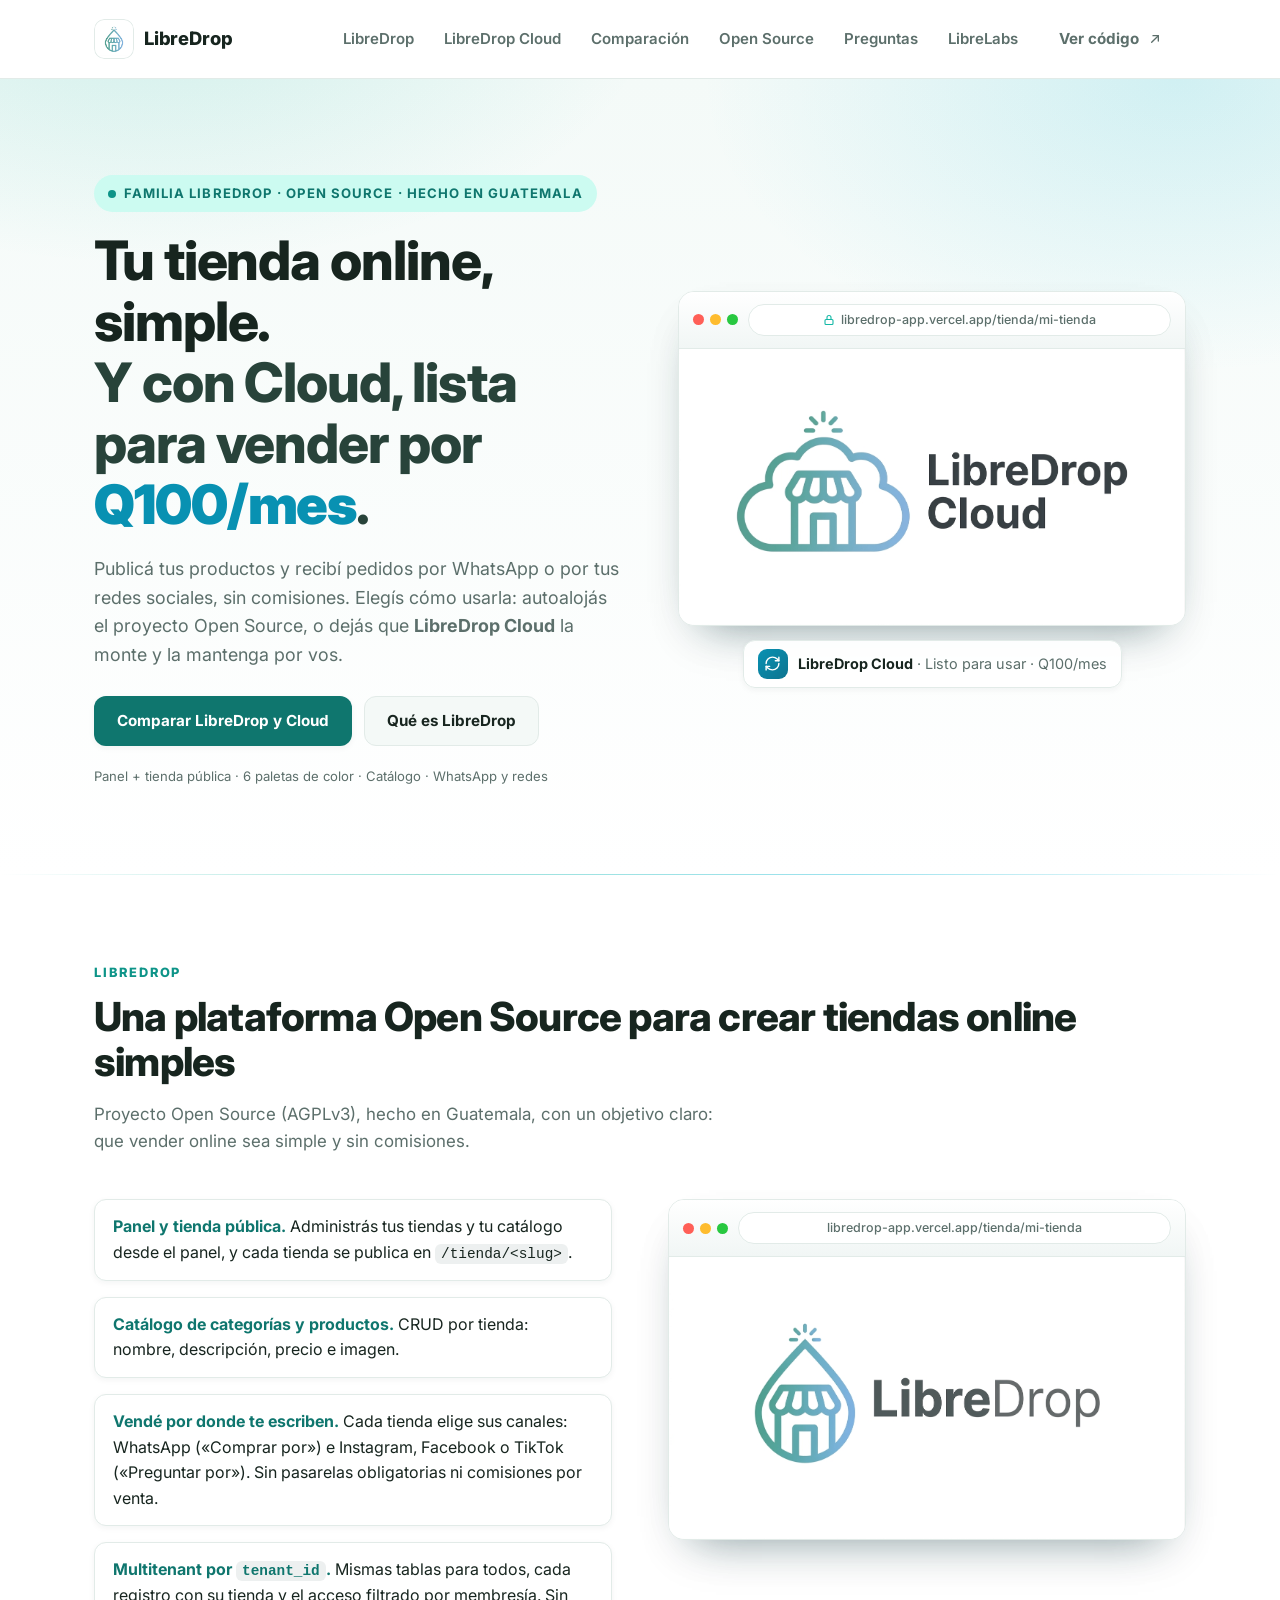
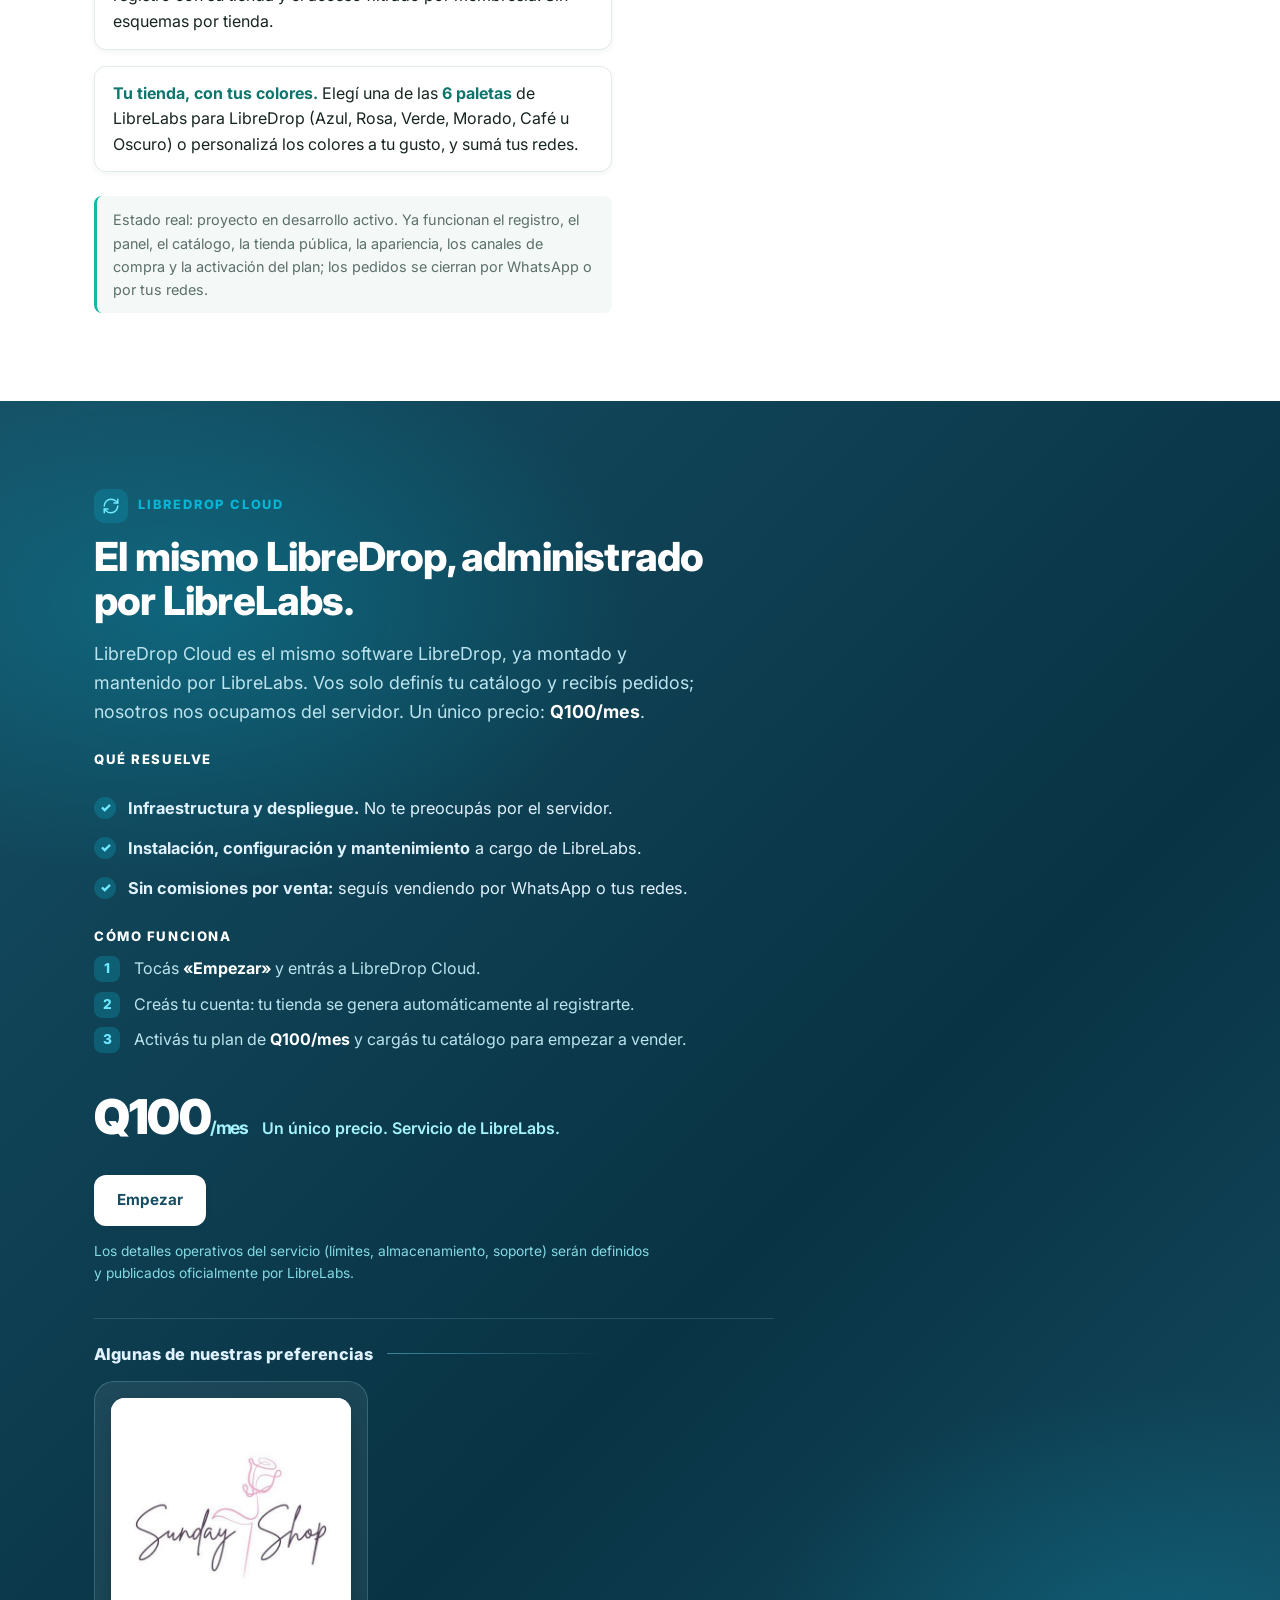
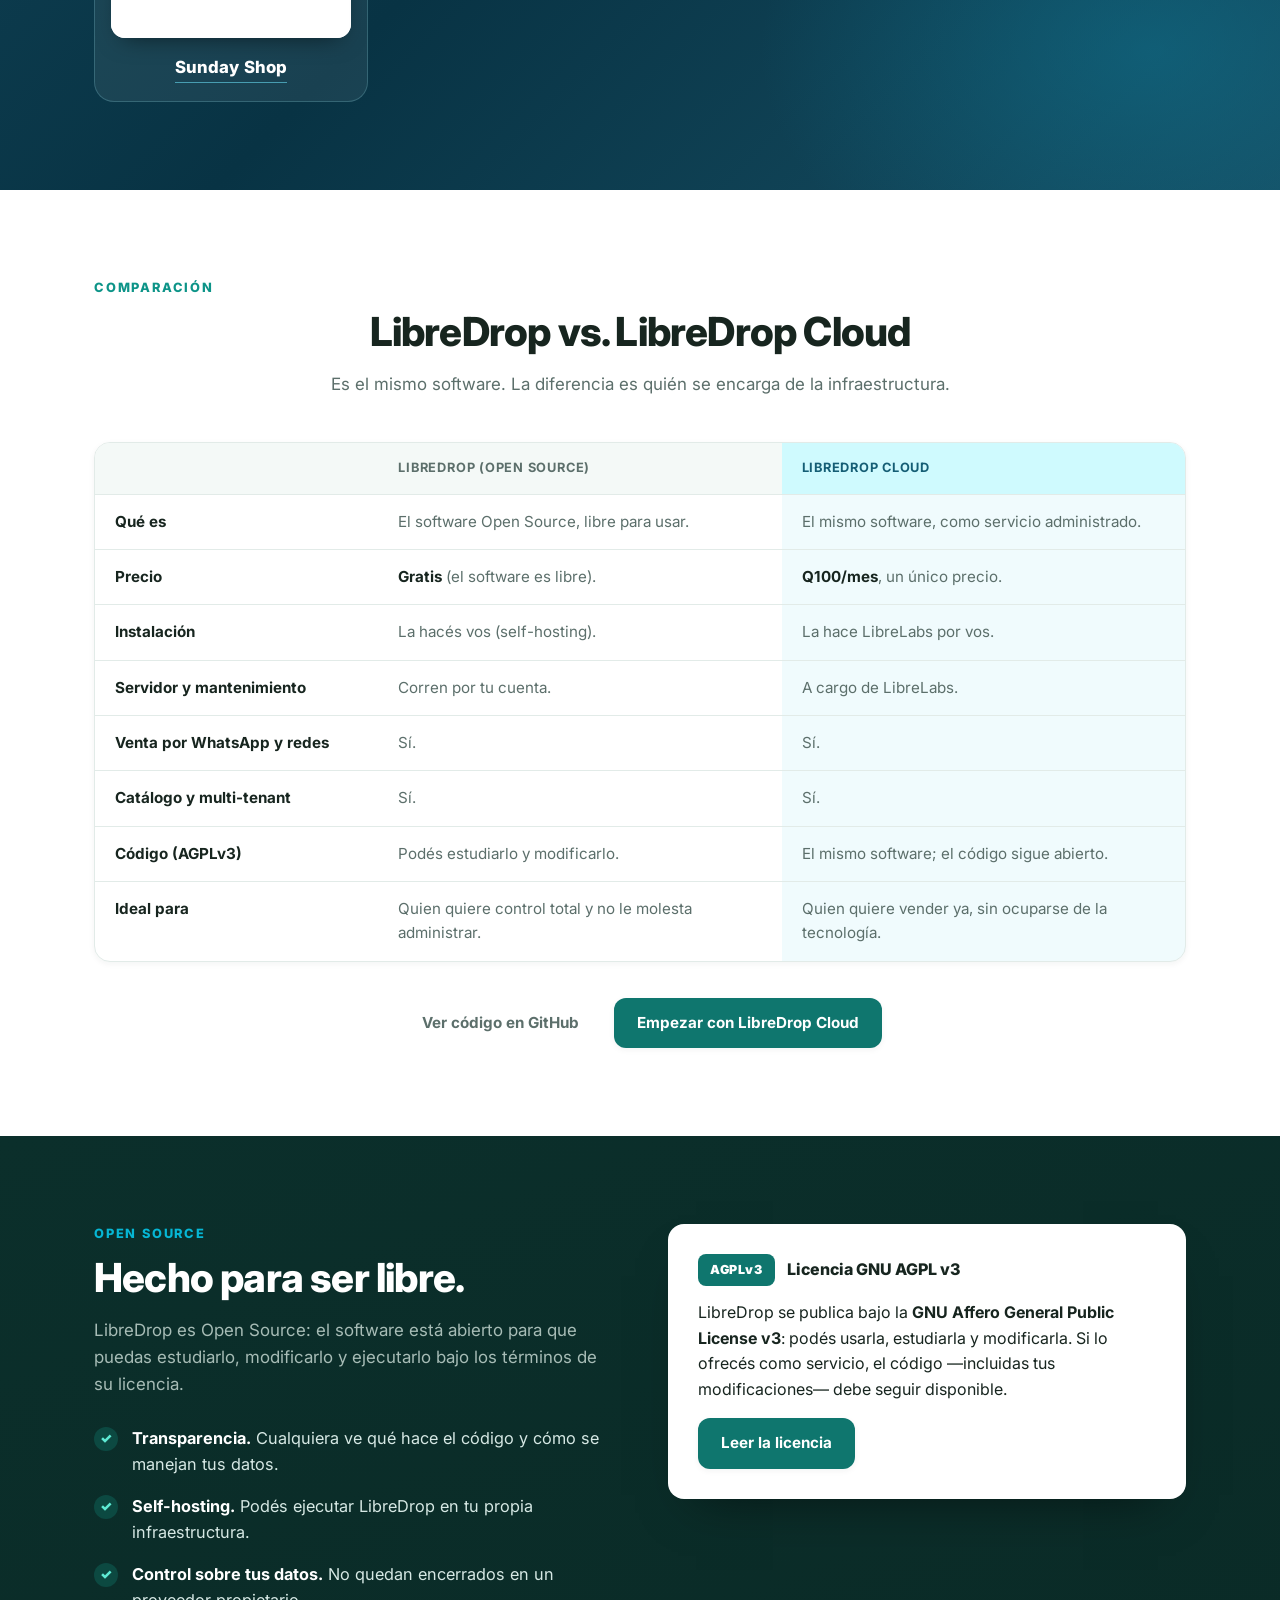
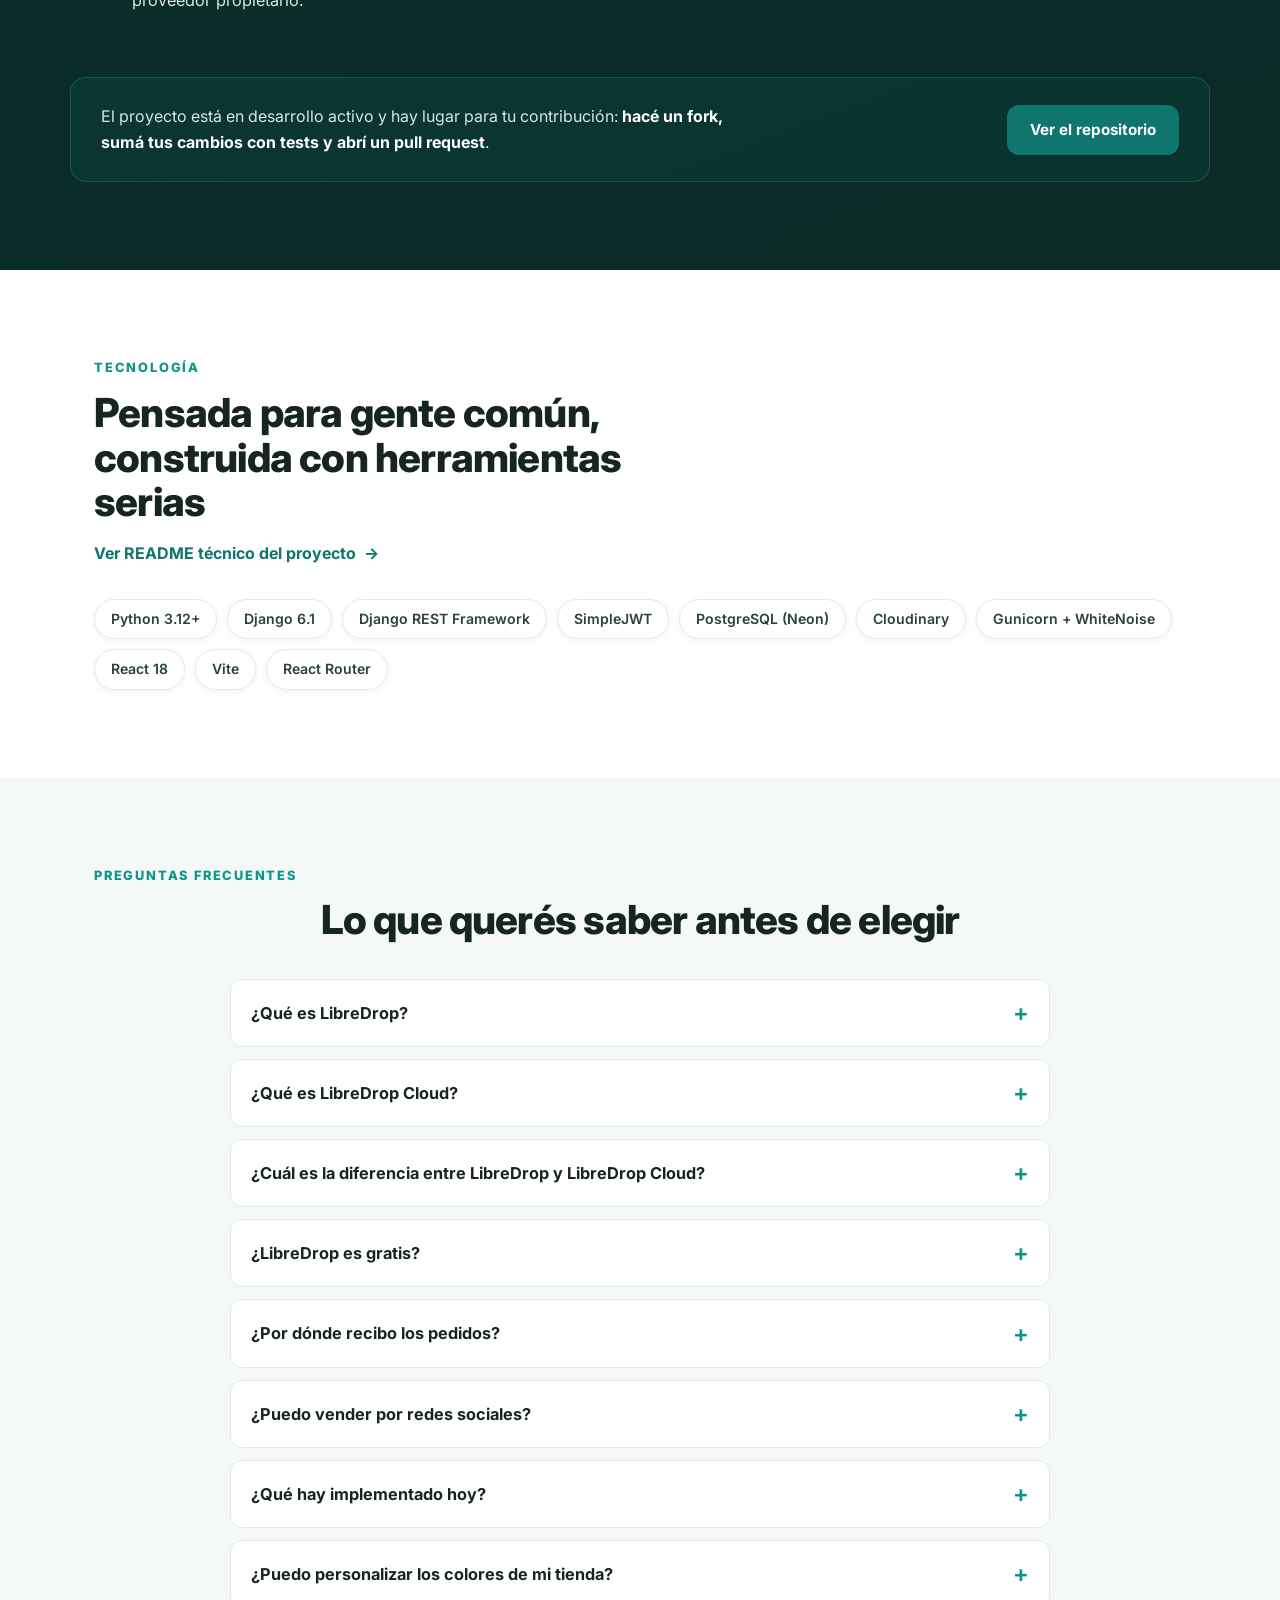
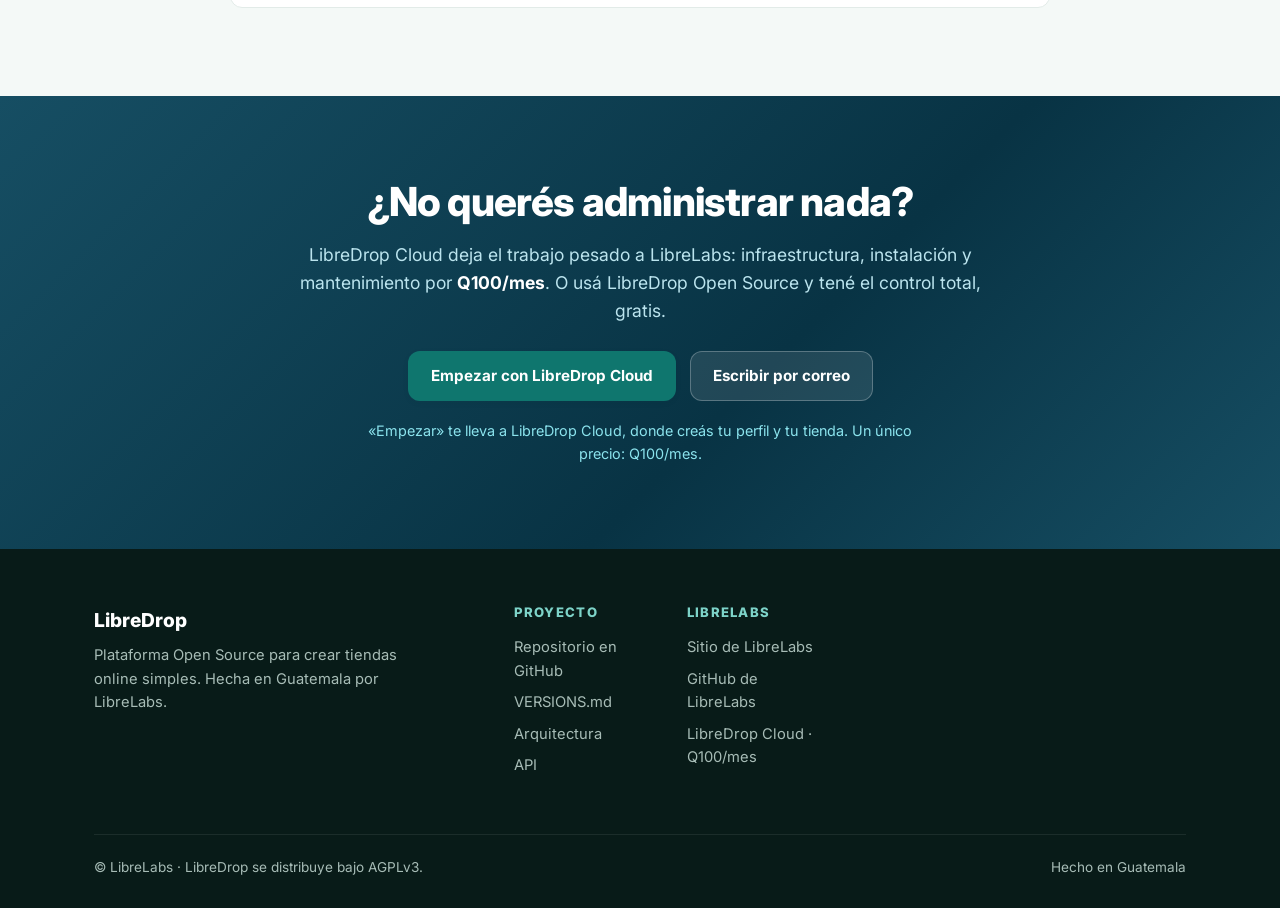
<file: LibreDrop_landing/index.html>
<!doctype html>
<html lang="es">
  <head>
    <meta charset="UTF-8" />
    <meta name="viewport" content="width=device-width, initial-scale=1.0" />
    <title>LibreDrop — Tu tienda online simple, Open Source y con Cloud por Q100/mes</title>
    <meta
      name="description"
      content="LibreDrop es una plataforma Open Source para crear tiendas online simples: publicá tus productos y recibí pedidos por WhatsApp o por tus redes sociales, sin comisiones. LibreDrop Cloud lo deja todo listo por Q100/mes."
    />
    <meta name="theme-color" content="#0f766e" />
    <meta name="robots" content="index, follow" />

    <!-- Open Graph -->
    <meta property="og:type" content="website" />
    <meta property="og:site_name" content="LibreDrop" />
    <meta property="og:title" content="LibreDrop — Tu tienda online simple, Open Source y con Cloud por Q100/mes" />
    <meta
      property="og:description"
      content="Publicá tus productos y recibí pedidos por WhatsApp o por tus redes (Instagram, Facebook o TikTok), sin comisiones. Usá LibreDrop Open Source o dejalo listo con LibreDrop Cloud por Q100/mes."
    />
    <meta property="og:image" content="images/libredrop_cloud.jpg" />
    <meta property="og:image:width" content="1407" />
    <meta property="og:image:height" content="768" />
    <meta property="og:locale" content="es_GT" />

    <!-- Twitter -->
    <meta name="twitter:card" content="summary_large_image" />
    <meta name="twitter:title" content="LibreDrop — Tu tienda online simple, Open Source y con Cloud por Q100/mes" />
    <meta
      name="twitter:description"
      content="Publicá tus productos y recibí pedidos por WhatsApp o por tus redes sociales, sin comisiones. LibreDrop Open Source o LibreDrop Cloud por Q100/mes."
    />
    <meta name="twitter:image" content="images/libredrop_cloud.jpg" />

    <!-- Favicon (images/favicon.png, 500x500) -->
    <link rel="icon" type="image/png" sizes="500x500" href="images/favicon.png" />
    <link rel="icon" type="image/png" sizes="32x32" href="images/favicon.png" />
    <link rel="apple-touch-icon" href="images/favicon.png" />

    <!--
      Canonical: cuando conozcas el dominio de producción de esta landing,
      añade aquí el <link rel="canonical" href="https://TUDOMINIO/..." /> correspondiente.
    -->

    <link rel="preconnect" href="https://fonts.googleapis.com" />
    <link rel="preconnect" href="https://fonts.gstatic.com" crossorigin />
    <link
      href="https://fonts.googleapis.com/css2?family=Inter:wght@400;500;600;700;800;900&display=swap"
      rel="stylesheet"
    />

    <link rel="stylesheet" href="styles.css" />
    <noscript>
      <style>.reveal { opacity: 1 !important; transform: none !important; }</style>
    </noscript>
  </head>
  <body>
    <a class="skip-link" href="#contenido">Saltar al contenido</a>

    <header class="nav" id="nav">
      <nav class="nav-inner" aria-label="Principal">
        <a class="brand" href="#inicio" aria-label="LibreDrop, inicio">
          <img class="brand-mark" src="images/favicon.png" alt="" width="40" height="40" />
          <span class="brand-name">LibreDrop</span>
        </a>
        <button
          class="nav-toggle"
          type="button"
          aria-controls="menu"
          aria-expanded="false"
          aria-label="Abrir menú de navegación"
        >
          <span></span><span></span><span></span>
        </button>
        <div class="nav-links" id="menu">
          <a href="#libredrop">LibreDrop</a>
          <a href="#cloud">LibreDrop Cloud</a>
          <a href="#comparacion">Comparación</a>
          <a href="#open-source">Open Source</a>
          <a href="#faq">Preguntas</a>
          <a href="https://librelabs.vercel.app/" target="_blank" rel="noopener noreferrer">LibreLabs</a>
          <a class="btn btn-ghost" href="https://github.com/LibreLabs502/LibreDrop" target="_blank" rel="noopener noreferrer">
            Ver código
            <svg xmlns="http://www.w3.org/2000/svg" width="16" height="16" viewBox="0 0 24 24" fill="none" stroke="currentColor" stroke-width="2" stroke-linecap="round" stroke-linejoin="round" aria-hidden="true"><path d="M7 17 17 7"/><path d="M9 7h8v8"/></svg>
          </a>
        </div>
      </nav>
    </header>

    <main id="contenido">
      <!-- ================= HERO ================= -->
      <section class="hero" id="inicio">
        <div class="hero-bg" aria-hidden="true"></div>
        <div class="wrap hero-grid">
          <div class="hero-copy reveal">
            <p class="eyebrow">
              <span class="dot" aria-hidden="true"></span>
              Familia LibreDrop · Open Source · Hecho en Guatemala
            </p>
            <h1>
              Tu tienda online, simple.
              <span class="line">Y con Cloud, lista para vender por <em>Q100/mes</em>.</span>
            </h1>
            <p class="lede">
              Publicá tus productos y recibí pedidos por WhatsApp o por tus redes sociales, sin
              comisiones. Elegís cómo usarla: autoalojás el proyecto Open Source, o dejás que
              <b>LibreDrop Cloud</b> la monte y la mantenga por vos.
            </p>
            <div class="hero-actions">
              <a class="btn btn-primary" href="#comparacion">Comparar LibreDrop y Cloud</a>
              <a class="btn btn-soft" href="#libredrop">Qué es LibreDrop</a>
            </div>
            <p class="hero-note">
              Panel + tienda pública · 6 paletas de color · Catálogo · WhatsApp y redes
            </p>
          </div>

          <div class="hero-visual reveal reveal-delay">
            <div class="browser">
              <div class="browser-bar">
                <span class="traffic" aria-hidden="true"><i></i><i></i><i></i></span>
                <span class="url">
                  <svg xmlns="http://www.w3.org/2000/svg" width="12" height="12" viewBox="0 0 24 24" fill="none" stroke="currentColor" stroke-width="2.2" stroke-linecap="round" stroke-linejoin="round" aria-hidden="true"><rect x="4" y="11" width="16" height="10" rx="2"/><path d="M8 11V7a4 4 0 0 1 8 0v4"/></svg>
                  libredrop-app.vercel.app/tienda/mi-tienda
                </span>
              </div>
              <img
                src="images/libredrop_cloud.jpg"
                alt="Tienda online con LibreDrop mostrando su catálogo de productos"
                width="1407"
                height="768"
                loading="eager"
                fetchpriority="high"
              />
            </div>
            <p class="browser-caption">
              <span class="cloud-icon" aria-hidden="true">
                <svg xmlns="http://www.w3.org/2000/svg" width="17" height="17" viewBox="0 0 24 24" fill="none" stroke="currentColor" stroke-width="2" stroke-linecap="round" stroke-linejoin="round"><path d="M3 12a9 9 0 0 1 9-9 9.75 9.75 0 0 1 6.74 2.74L21 8"/><path d="M21 3v5h-5"/><path d="M21 12a9 9 0 0 1-9 9 9.75 9.75 0 0 1-6.74-2.74L3 16"/><path d="M8 16H3v5"/></svg>
              </span>
              <span><b>LibreDrop Cloud</b> · Listo para usar · Q100/mes</span>
            </p>
          </div>
        </div>
        <div class="hero-strip" aria-hidden="true"></div>
      </section>

      <!-- ================= ¿QUÉ ES LIBREDROP? ================= -->
      <section class="section" id="libredrop">
        <div class="wrap">
          <div class="section-head reveal">
            <p class="kicker">LibreDrop</p>
            <h2>Una plataforma Open Source para crear tiendas online simples</h2>
            <p class="section-sub">
              Proyecto Open Source (AGPLv3), hecho en Guatemala, con un objetivo claro:
              que vender online sea simple y sin comisiones.
            </p>
          </div>
          <div class="split split-flip">
            <div class="reveal">
              <ul class="feat-list">
                <li>
                  <b>Panel y tienda pública.</b> Administrás tus tiendas y tu catálogo desde el
                  panel, y cada tienda se publica en <code>/tienda/&lt;slug&gt;</code>.
                </li>
                <li>
                  <b>Catálogo de categorías y productos.</b> CRUD por tienda: nombre,
                  descripción, precio e imagen.
                </li>
                <li>
                  <b>Vendé por donde te escriben.</b> Cada tienda elige sus canales: WhatsApp
                  («Comprar por») e Instagram, Facebook o TikTok («Preguntar por»). Sin pasarelas
                  obligatorias ni comisiones por venta.
                </li>
                <li>
                  <b>Multitenant por <code>tenant_id</code>.</b> Mismas tablas para todos, cada
                  registro con su tienda y el acceso filtrado por membresía. Sin esquemas por tienda.
                </li>
                <li>
                  <b>Tu tienda, con tus colores.</b> Elegí una de las <b>6 paletas</b> de
                  LibreLabs para LibreDrop (Azul, Rosa, Verde, Morado, Café u Oscuro) o
                  personalizá los colores a tu gusto, y sumá tus redes.
                </li>
              </ul>
              <p class="honesty-note reveal">
                Estado real: proyecto en desarrollo activo. Ya funcionan el registro, el panel,
                el catálogo, la tienda pública, la apariencia, los canales de compra y la
                activación del plan; los pedidos se cierran por WhatsApp o por tus redes.
              </p>
            </div>
            <div class="browser reveal reveal-delay">
              <div class="browser-bar">
                <span class="traffic" aria-hidden="true"><i></i><i></i><i></i></span>
                <span class="url">libredrop-app.vercel.app/tienda/mi-tienda</span>
              </div>
              <img
                src="images/libredrop.jpg"
                alt="Tienda creada con LibreDrop mostrando su catálogo de productos"
                width="1407"
                height="768"
                loading="lazy"
              />
            </div>
          </div>
        </div>
      </section>

      <!-- ================= LIBREDROP CLOUD ================= -->
      <section class="section cloud-section" id="cloud">
        <div class="cloud-bg" aria-hidden="true"></div>
        <div class="wrap">
          <div class="cloud-grid">
            <div class="cloud-copy reveal">
              <p class="kicker kicker-light">
                <span class="cloud-mini" aria-hidden="true">
                  <svg xmlns="http://www.w3.org/2000/svg" width="18" height="18" viewBox="0 0 24 24" fill="none" stroke="currentColor" stroke-width="2" stroke-linecap="round" stroke-linejoin="round"><path d="M3 12a9 9 0 0 1 9-9 9.75 9.75 0 0 1 6.74 2.74L21 8"/><path d="M21 3v5h-5"/><path d="M21 12a9 9 0 0 1-9 9 9.75 9.75 0 0 1-6.74-2.74L3 16"/><path d="M8 16H3v5"/></svg>
                </span>
                LibreDrop Cloud
              </p>
              <h2>El mismo LibreDrop, administrado por LibreLabs.</h2>
              <p class="cloud-lede">
                LibreDrop Cloud es el mismo software LibreDrop, ya montado y mantenido por
                LibreLabs. Vos solo definís tu catálogo y recibís pedidos; nosotros nos
                ocupamos del servidor. Un único precio: <b>Q100/mes</b>.
              </p>

              <h3 class="cloud-sub">Qué resuelve</h3>
              <ul class="cloud-benefits">
                <li>
                  <span class="check" aria-hidden="true">✓</span>
                  <span><b>Infraestructura y despliegue.</b> No te preocupás por el servidor.</span>
                </li>
                <li>
                  <span class="check" aria-hidden="true">✓</span>
                  <span><b>Instalación, configuración y mantenimiento</b> a cargo de LibreLabs.</span>
                </li>
                <li>
                  <span class="check" aria-hidden="true">✓</span>
                  <span><b>Sin comisiones por venta:</b> seguís vendiendo por WhatsApp o tus redes.</span>
                </li>
              </ul>

              <h3 class="cloud-sub">Cómo funciona</h3>
              <ol class="cloud-steps">
                <li>Tocás <b>«Empezar»</b> y entrás a LibreDrop Cloud.</li>
                <li>Creás tu cuenta: tu tienda se genera automáticamente al registrarte.</li>
                <li>Activás tu plan de <b>Q100/mes</b> y cargás tu catálogo para empezar a vender.</li>
              </ol>

              <div class="cloud-price">
                <span class="cloud-price-amount">Q100<small>/mes</small></span>
                <span class="cloud-price-label">Un único precio. Servicio de LibreLabs.</span>
              </div>
              <a
                class="btn btn-primary btn-cloud-cta"
                href="https://libredrop-cloud.vercel.app/"
                target="_blank"
                rel="noopener noreferrer"
              >
                Empezar
              </a>
              <p class="cloud-note">
                Los detalles operativos del servicio (límites, almacenamiento, soporte) serán
                definidos y publicados oficialmente por LibreLabs.
              </p>

              <div class="pref-block reveal">
                <h3 class="pref-title">Algunas de nuestras preferencias</h3>
                <div class="pref-store">
                  <img
                    class="pref-store-logo"
                    src="images/preferencias/sunday_shop.jpeg"
                    alt="Logo de Sunday Shop"
                    width="500"
                    height="500"
                  />
                  <a
                    class="pref-store-name"
                    href="https://libredrop-cloud.vercel.app/tienda/sunday-shop"
                    target="_blank"
                    rel="noopener noreferrer"
                  >
                    Sunday Shop
                  </a>
                </div>
              </div>
            </div>
          </div>
        </div>
      </section>

      <!-- ================= COMPARACIÓN ================= -->
      <section class="section" id="comparacion">
        <div class="wrap">
          <div class="section-head center reveal">
            <p class="kicker">Comparación</p>
            <h2>LibreDrop vs. LibreDrop Cloud</h2>
            <p class="section-sub">
              Es el mismo software. La diferencia es quién se encarga de la infraestructura.
            </p>
          </div>

          <div class="compare-wrap reveal">
            <table class="compare">
              <caption class="sr-only">Comparación entre LibreDrop (Open Source) y LibreDrop Cloud</caption>
              <thead>
                <tr>
                  <th scope="col">&nbsp;</th>
                  <th scope="col">LibreDrop (Open Source)</th>
                  <th scope="col" class="col-cloud">LibreDrop Cloud</th>
                </tr>
              </thead>
              <tbody>
                <tr>
                  <th scope="row">Qué es</th>
                  <td>El software Open Source, libre para usar.</td>
                  <td class="col-cloud">El mismo software, como servicio administrado.</td>
                </tr>
                <tr>
                  <th scope="row">Precio</th>
                  <td><b>Gratis</b> (el software es libre).</td>
                  <td class="col-cloud"><b>Q100/mes</b>, un único precio.</td>
                </tr>
                <tr>
                  <th scope="row">Instalación</th>
                  <td>La hacés vos (self-hosting).</td>
                  <td class="col-cloud">La hace LibreLabs por vos.</td>
                </tr>
                <tr>
                  <th scope="row">Servidor y mantenimiento</th>
                  <td>Corren por tu cuenta.</td>
                  <td class="col-cloud">A cargo de LibreLabs.</td>
                </tr>
                <tr>
                  <th scope="row">Venta por WhatsApp y redes</th>
                  <td>Sí.</td>
                  <td class="col-cloud">Sí.</td>
                </tr>
                <tr>
                  <th scope="row">Catálogo y multi-tenant</th>
                  <td>Sí.</td>
                  <td class="col-cloud">Sí.</td>
                </tr>
                <tr>
                  <th scope="row">Código (AGPLv3)</th>
                  <td>Podés estudiarlo y modificarlo.</td>
                  <td class="col-cloud">El mismo software; el código sigue abierto.</td>
                </tr>
                <tr>
                  <th scope="row">Ideal para</th>
                  <td>Quien quiere control total y no le molesta administrar.</td>
                  <td class="col-cloud">Quien quiere vender ya, sin ocuparse de la tecnología.</td>
                </tr>
              </tbody>
            </table>
          </div>

          <div class="compare-actions reveal">
            <a class="btn btn-ghost" href="https://github.com/LibreLabs502/LibreDrop" target="_blank" rel="noopener noreferrer">
              Ver código en GitHub
            </a>
            <a
              class="btn btn-primary"
              href="https://libredrop-cloud.vercel.app/"
              target="_blank"
              rel="noopener noreferrer"
            >
              Empezar con LibreDrop Cloud
            </a>
          </div>
        </div>
      </section>

      <!-- ================= OPEN SOURCE ================= -->
      <section class="section section-dark" id="open-source">
        <div class="wrap split">
          <div class="reveal">
            <p class="kicker kicker-light">Open Source</p>
            <h2>Hecho para ser libre.</h2>
            <p class="section-sub dark-sub">
              LibreDrop es Open Source: el software está abierto para que puedas estudiarlo,
              modificarlo y ejecutarlo bajo los términos de su licencia.
            </p>
            <ul class="freedoms">
              <li>
                <span class="freedom-mark" aria-hidden="true">✓</span>
                <span><b>Transparencia.</b> Cualquiera ve qué hace el código y cómo se manejan tus datos.</span>
              </li>
              <li>
                <span class="freedom-mark" aria-hidden="true">✓</span>
                <span><b>Self-hosting.</b> Podés ejecutar LibreDrop en tu propia infraestructura.</span>
              </li>
              <li>
                <span class="freedom-mark" aria-hidden="true">✓</span>
                <span><b>Control sobre tus datos.</b> No quedan encerrados en un proveedor propietario.</span>
              </li>
            </ul>
          </div>
          <div class="reveal reveal-delay">
            <div class="license-card">
              <div class="license-top">
                <span class="license-badge" aria-hidden="true">AGPLv3</span>
                <span class="license-name">Licencia GNU AGPL v3</span>
              </div>
              <p>
                LibreDrop se publica bajo la <b>GNU Affero General Public License v3</b>:
                podés usarla, estudiarla y modificarla. Si lo ofrecés como servicio, el código
                —incluidas tus modificaciones— debe seguir disponible.
              </p>
              <a class="btn btn-primary" href="https://github.com/LibreLabs502/LibreDrop/blob/main/LICENSE" target="_blank" rel="noopener noreferrer">
                Leer la licencia
              </a>
            </div>
          </div>
        </div>
        <div class="wrap cta-band">
          <p class="cta-band-text reveal">
            El proyecto está en desarrollo activo y hay lugar para tu contribución: <b>hacé un
            fork, sumá tus cambios con tests y abrí un pull request</b>.
          </p>
          <a class="btn btn-primary reveal reveal-delay" href="https://github.com/LibreLabs502/LibreDrop" target="_blank" rel="noopener noreferrer">
            Ver el repositorio
          </a>
        </div>
      </section>

      <!-- ================= TECNOLOGÍA ================= -->
      <section class="section tech" id="tecnologia">
        <div class="wrap">
          <div class="tech-copy reveal">
            <p class="kicker">Tecnología</p>
            <h2>Pensada para gente común, construida con herramientas serias</h2>
            <a class="link-arrow" href="https://github.com/LibreLabs502/LibreDrop/blob/main/README.md" target="_blank" rel="noopener noreferrer">
              Ver README técnico del proyecto
              <span aria-hidden="true">→</span>
            </a>
          </div>
          <ul class="tech-chips reveal reveal-delay" aria-label="Stack de tecnología">
            <li>Python 3.12+</li>
            <li>Django 6.1</li>
            <li>Django REST Framework</li>
            <li>SimpleJWT</li>
            <li>PostgreSQL (Neon)</li>
            <li>Cloudinary</li>
            <li>Gunicorn + WhiteNoise</li>
            <li>React 18</li>
            <li>Vite</li>
            <li>React Router</li>
          </ul>
        </div>
      </section>

      <!-- ================= FAQ ================= -->
      <section class="section section-tint" id="faq">
        <div class="wrap faq-wrap">
          <div class="section-head center reveal">
            <p class="kicker">Preguntas frecuentes</p>
            <h2>Lo que querés saber antes de elegir</h2>
          </div>
          <div class="faq">
            <details class="reveal">
              <summary>¿Qué es LibreDrop?</summary>
              <p>
                Una plataforma Open Source (AGPLv3) para crear tiendas online simples:
                publicás tus productos y recibís pedidos por WhatsApp o por tus redes sociales
                (Instagram, Facebook o TikTok), sin comisiones ni intermediarios. Está hecha en
                Guatemala por LibreLabs.
              </p>
            </details>
            <details class="reveal">
              <summary>¿Qué es LibreDrop Cloud?</summary>
              <p>
                El mismo software LibreDrop, administrado por LibreLabs: instalación,
                infraestructura y mantenimiento a cargo del equipo, por un único precio de
                Q100/mes. Solo definís tu catálogo y empezás a recibir pedidos.
              </p>
            </details>
            <details class="reveal">
              <summary>¿Cuál es la diferencia entre LibreDrop y LibreDrop Cloud?</summary>
              <p>
                Es el mismo software. Con LibreDrop (Open Source) autoalojás y administrás
                todo vos. Con LibreDrop Cloud, LibreLabs se encarga de la infraestructura,
                la instalación y el mantenimiento por Q100/mes.
              </p>
            </details>
            <details class="reveal">
              <summary>¿LibreDrop es gratis?</summary>
              <p>
                Sí. LibreDrop como software es gratuito y podés instalarlo vos mismo
                (self-hosting). Con LibreDrop Cloud pagás el servicio administrado de
                Q100/mes para no encargarte de la instalación, el servidor ni el mantenimiento.
              </p>
            </details>
            <details class="reveal">
              <summary>¿Por dónde recibo los pedidos?</summary>
              <p>
                Por los canales que active cada tienda. En <b>WhatsApp</b> se compra directo:
                al tocar un producto se abre el chat con el mensaje listo. En <b>Instagram,
                Facebook o TikTok</b> el cliente te escribe para preguntar. Sin pasarelas de
                pago obligatorias ni comisiones por venta.
              </p>
            </details>
            <details class="reveal">
              <summary>¿Puedo vender por redes sociales?</summary>
              <p>
                Sí, y es lo más común. Activás Instagram, Facebook o TikTok como canales de tu
                tienda y aparecen como botones «Preguntar por…» junto a cada producto. WhatsApp
                —o el canal que elijas— sigue disponible para cerrar la compra.
              </p>
            </details>
            <details class="reveal">
              <summary>¿Qué hay implementado hoy?</summary>
              <p>
                El registro, el panel de administración, el catálogo, la tienda pública
                (<code>/tienda/&lt;slug&gt;</code>), las paletas de color, los canales de compra
                (WhatsApp, Instagram, Facebook y TikTok) y la activación del plan. El proyecto
                sigue en desarrollo activo.
              </p>
            </details>
            <details class="reveal">
              <summary>¿Puedo personalizar los colores de mi tienda?</summary>
              <p>
                Sí. LibreLabs ofrece <b>6 paletas</b> para LibreDrop —Azul, Rosa, Verde,
                Morado, Café y Oscuro— y además podés definir tus propios colores. La tienda
                pública aplica esa paleta automáticamente, junto con tus redes sociales.
              </p>
            </details>
          </div>
        </div>
      </section>

      <!-- ================= CTA FINAL / CONTACTO ================= -->
      <section class="cta-final" id="empezar">
        <div class="wrap cta-inner reveal">
          <h2>¿No querés administrar nada?</h2>
          <p>
            LibreDrop Cloud deja el trabajo pesado a LibreLabs: infraestructura,
            instalación y mantenimiento por <b>Q100/mes</b>. O usá LibreDrop Open Source
            y tené el control total, gratis.
          </p>
          <div class="hero-actions">
            <a
              class="btn btn-primary"
              href="https://libredrop-cloud.vercel.app/"
              target="_blank"
              rel="noopener noreferrer"
            >
              Empezar con LibreDrop Cloud
            </a>
            <a class="btn btn-soft" href="mailto:librelabs502@gmail.com">
              Escribir por correo
            </a>
          </div>
          <p class="cta-note">
            «Empezar» te lleva a LibreDrop Cloud, donde creás tu perfil y tu tienda.
            Un único precio: Q100/mes.
          </p>
        </div>
      </section>
    </main>

    <footer class="footer">
      <div class="wrap footer-inner">
        <div class="footer-brand">
          <span class="brand-name">LibreDrop</span>
          <p>Plataforma Open Source para crear tiendas online simples. Hecha en Guatemala por LibreLabs.</p>
        </div>
        <nav class="footer-nav" aria-label="Enlaces del pie">
          <div>
            <h3>Proyecto</h3>
            <a href="https://github.com/LibreLabs502/LibreDrop" target="_blank" rel="noopener noreferrer">Repositorio en GitHub</a>
            <a href="https://github.com/LibreLabs502/LibreDrop/blob/main/VERSIONS.md" target="_blank" rel="noopener noreferrer">VERSIONS.md</a>
            <a href="https://github.com/LibreLabs502/LibreDrop/blob/main/docs/arquitectura.md" target="_blank" rel="noopener noreferrer">Arquitectura</a>
            <a href="https://github.com/LibreLabs502/LibreDrop/blob/main/docs/api.md" target="_blank" rel="noopener noreferrer">API</a>
          </div>
          <div>
            <h3>LibreLabs</h3>
            <a href="https://librelabs.vercel.app/" target="_blank" rel="noopener noreferrer">Sitio de LibreLabs</a>
            <a href="https://github.com/LibreLabs502" target="_blank" rel="noopener noreferrer">GitHub de LibreLabs</a>
            <a href="#cloud">LibreDrop Cloud · Q100/mes</a>
          </div>
        </nav>
        <div class="footer-legal">
          <span>© LibreLabs · LibreDrop se distribuye bajo AGPLv3.</span>
          <span>Hecho en Guatemala</span>
        </div>
      </div>
    </footer>

    <script src="app.js"></script>
  </body>
</html>
</file>
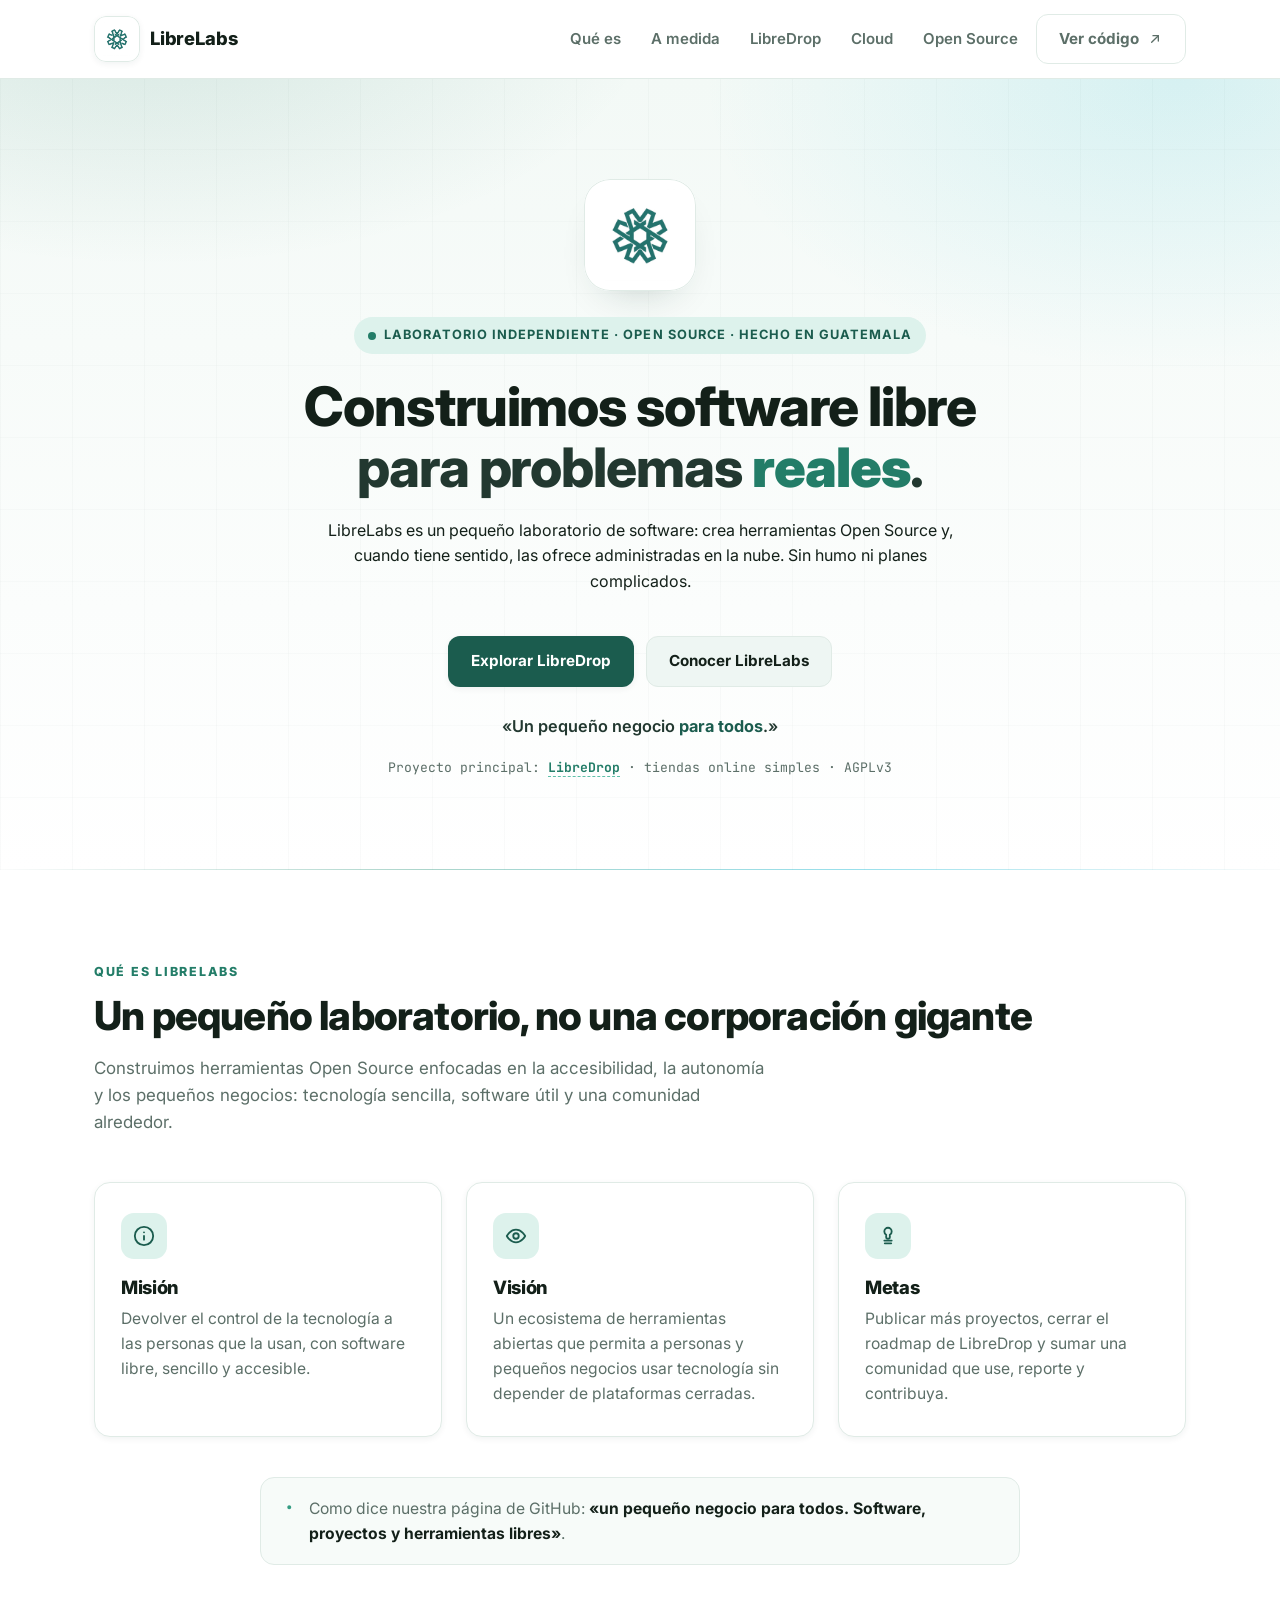
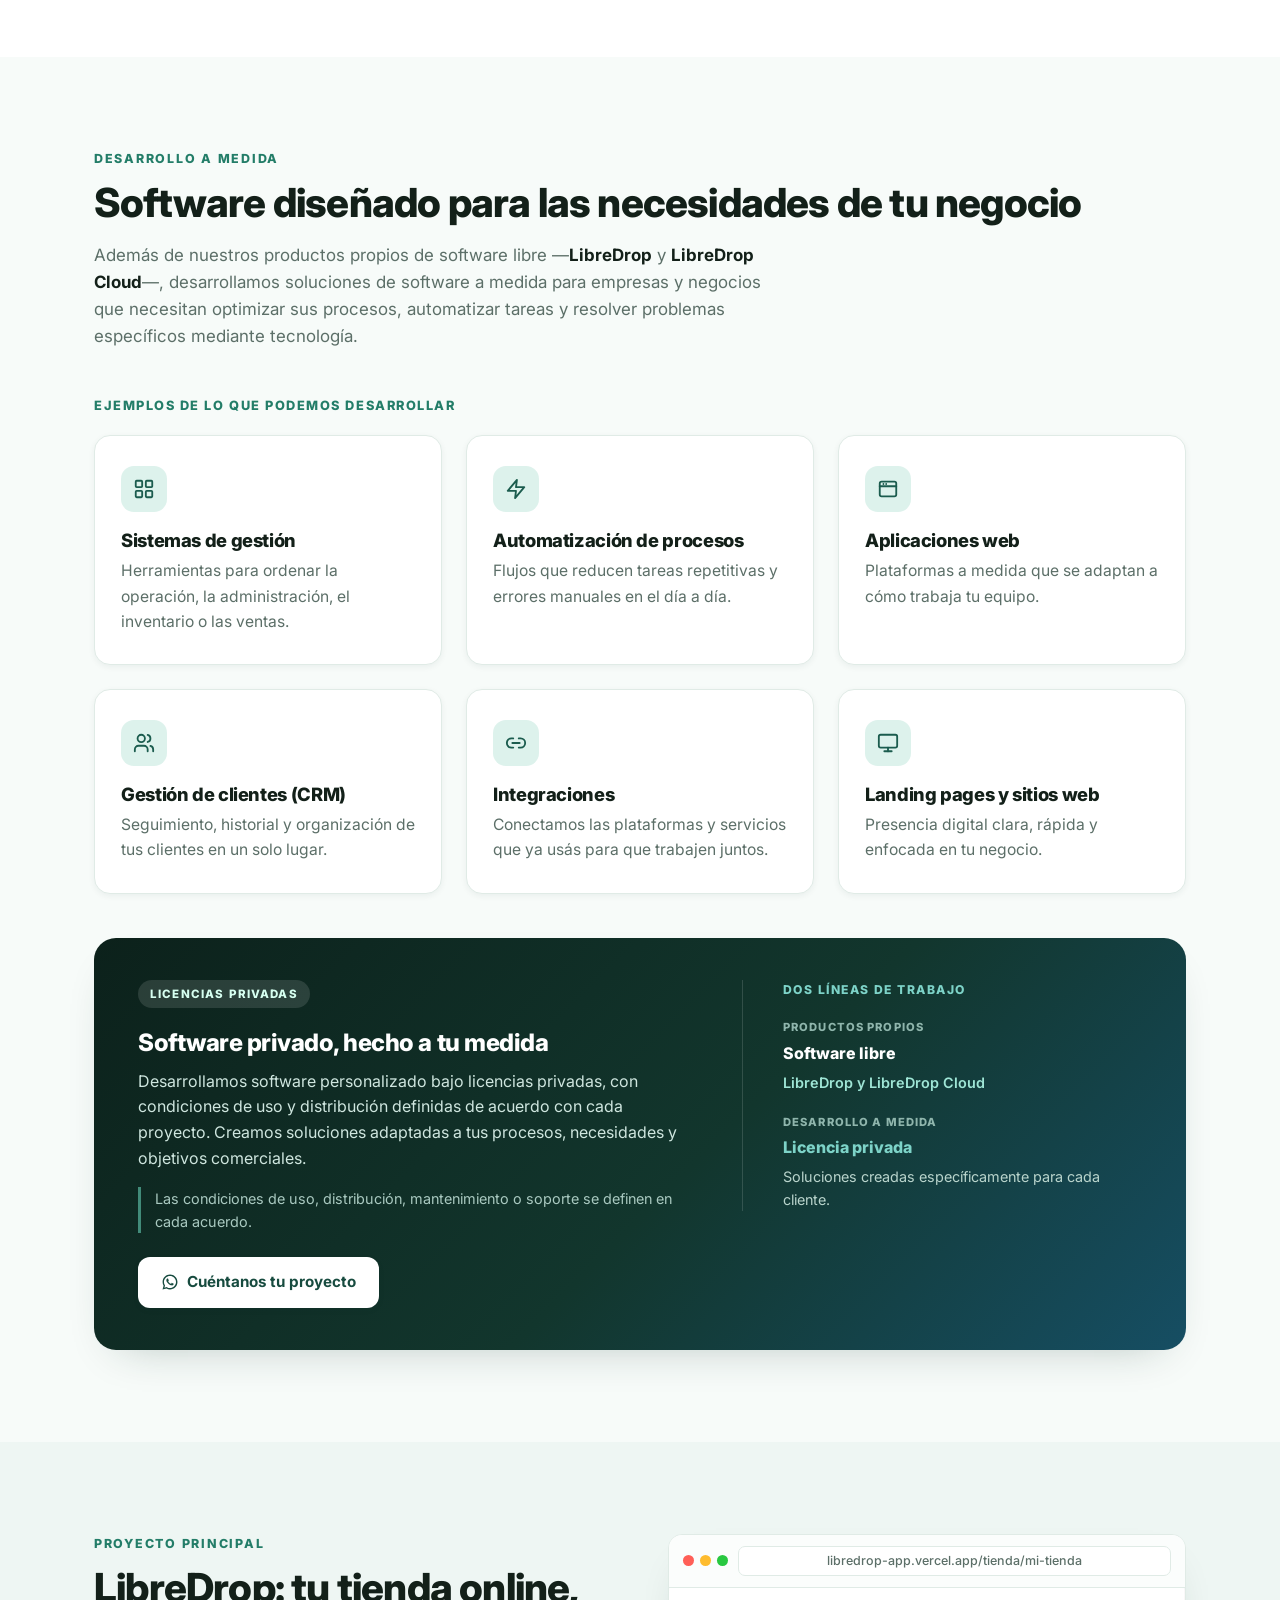
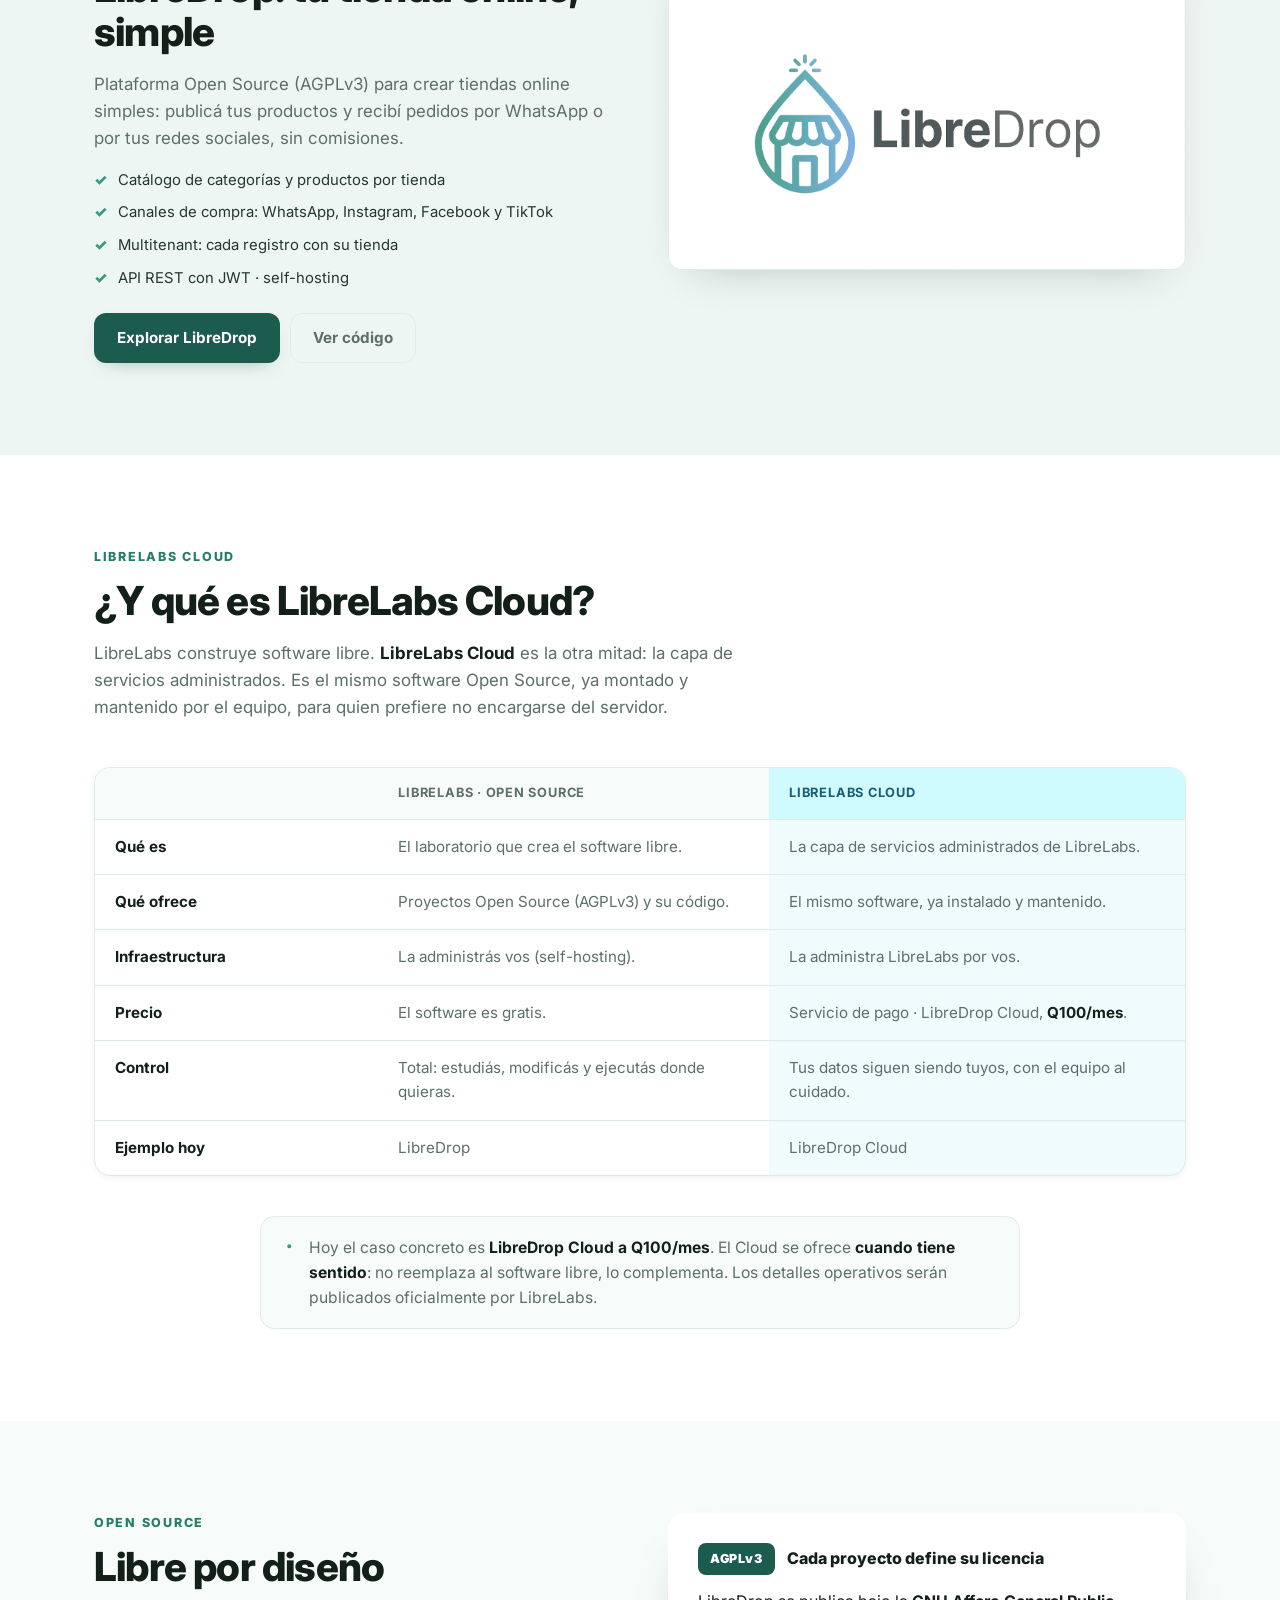
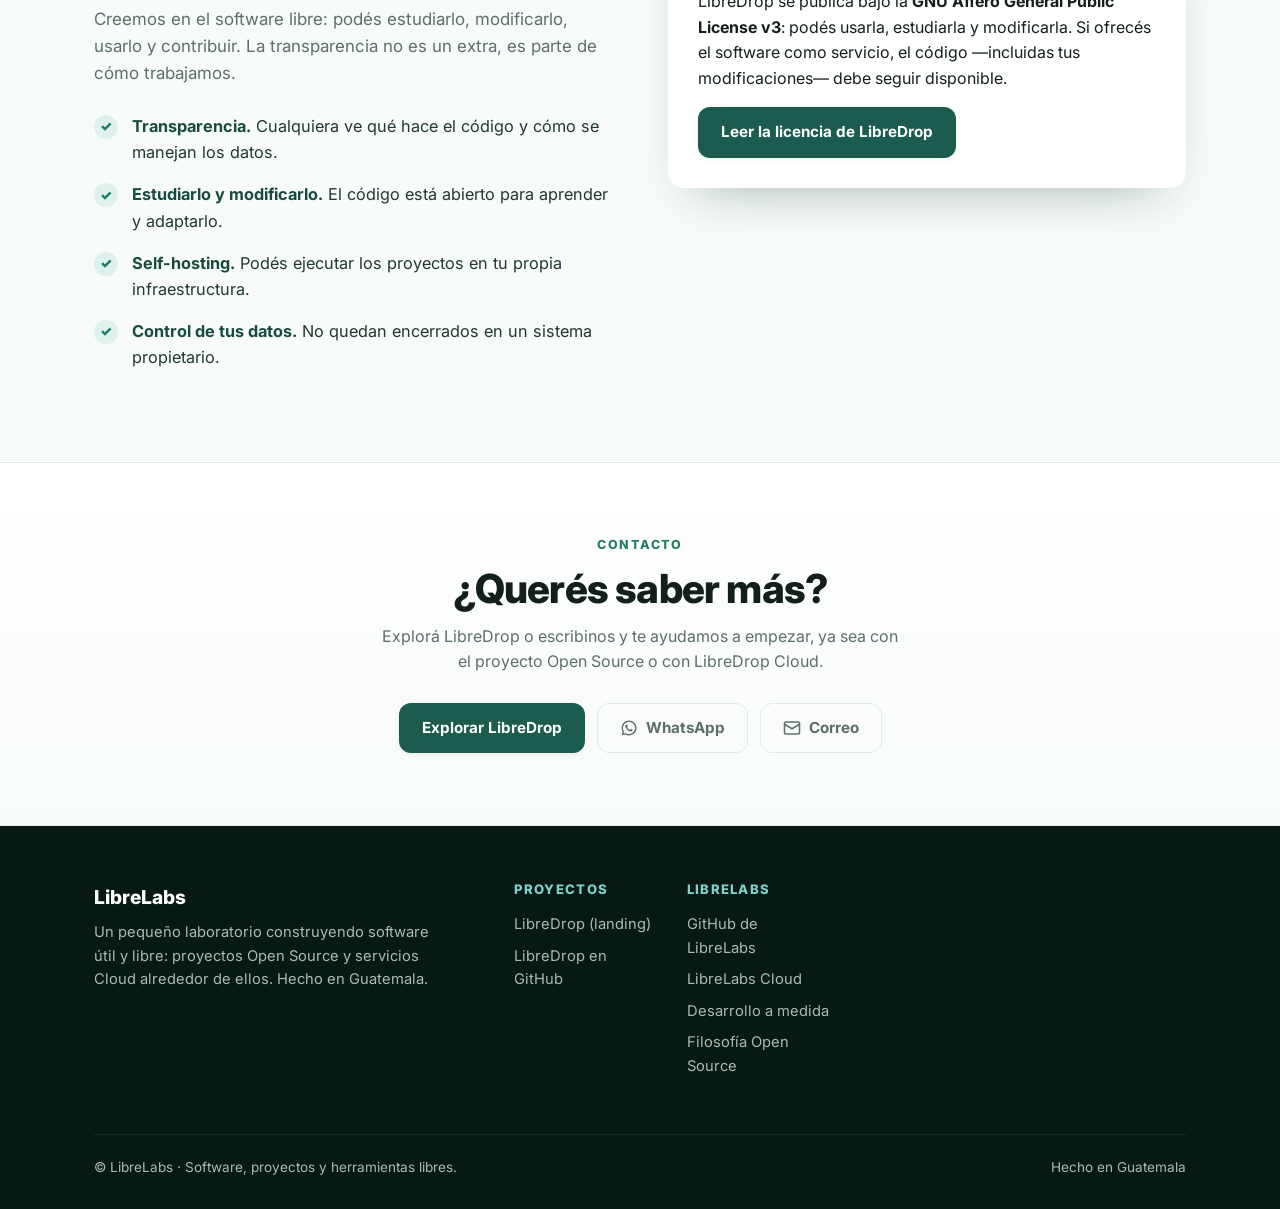
<file: LibreLabs_landing/index.html>
<!doctype html>
<html lang="es">
  <head>
    <meta charset="UTF-8" />
    <meta name="viewport" content="width=device-width, initial-scale=1.0" />
    <title>LibreLabs — Un pequeño laboratorio construyendo software útil y libre</title>
    <meta
      name="description"
      content="LibreLabs es una empresa de software guatemalteca: crea productos propios de software libre como LibreDrop y LibreDrop Cloud, y desarrolla software a medida para empresas y negocios."
    />
    <meta name="theme-color" content="#0b2f2b" />
    <meta name="robots" content="index, follow" />

    <!-- Open Graph -->
    <meta property="og:type" content="website" />
    <meta property="og:site_name" content="LibreLabs" />
    <meta property="og:title" content="LibreLabs — Software útil y libre" />
    <meta
      property="og:description"
      content="Productos propios de software libre como LibreDrop y LibreDrop Cloud, y desarrollo de software a medida para empresas y negocios."
    />
    <meta property="og:image" content="images/librelabs.jpg" />
    <meta property="og:image:width" content="1365" />
    <meta property="og:image:height" content="768" />
    <meta property="og:locale" content="es_GT" />

    <!-- Twitter -->
    <meta name="twitter:card" content="summary_large_image" />
    <meta name="twitter:title" content="LibreLabs — Software útil y libre" />
    <meta
      name="twitter:description"
      content="Productos propios de software libre y desarrollo de software a medida para empresas y negocios."
    />
    <meta name="twitter:image" content="images/librelabs.jpg" />

    <!-- Favicon (images/librelabs_favicon.png, 500x500) -->
    <link rel="icon" type="image/png" sizes="500x500" href="images/librelabs_favicon.png" />
    <link rel="icon" type="image/png" sizes="32x32" href="images/librelabs_favicon.png" />
    <link rel="apple-touch-icon" href="images/librelabs_favicon.png" />

    <!--
      Canonical: cuando conozcas el dominio de producción de esta landing,
      añade aquí el <link rel="canonical" href="https://TUDOMINIO/..." /> correspondiente.
    -->

    <link rel="preconnect" href="https://fonts.googleapis.com" />
    <link rel="preconnect" href="https://fonts.gstatic.com" crossorigin />
    <link
      href="https://fonts.googleapis.com/css2?family=Inter:wght@400;500;600;700;800;900&family=JetBrains+Mono:wght@500;700&display=swap"
      rel="stylesheet"
    />

    <link rel="stylesheet" href="styles.css" />
    <noscript>
      <style>.reveal { opacity: 1 !important; transform: none !important; }</style>
    </noscript>
  </head>
  <body>
    <a class="skip-link" href="#contenido">Saltar al contenido</a>

    <header class="nav" id="nav">
      <nav class="nav-inner" aria-label="Principal">
        <a class="brand" href="#inicio" aria-label="LibreLabs, inicio">
          <img class="brand-mark" src="images/librelabs_favicon.png" alt="" width="46" height="46" />
          <span class="brand-name">LibreLabs</span>
        </a>
        <button
          class="nav-toggle"
          type="button"
          aria-controls="menu"
          aria-expanded="false"
          aria-label="Abrir menú de navegación"
        >
          <span></span><span></span><span></span>
        </button>
        <div class="nav-links" id="menu">
          <a href="#que-es">Qué es</a>
          <a href="#a-medida">A medida</a>
          <a href="#libredrop">LibreDrop</a>
          <a href="#cloud">Cloud</a>
          <a href="#open-source">Open Source</a>
          <a class="btn btn-ghost" href="https://github.com/LibreLabs502" target="_blank" rel="noopener noreferrer">
            Ver código
            <svg xmlns="http://www.w3.org/2000/svg" width="16" height="16" viewBox="0 0 24 24" fill="none" stroke="currentColor" stroke-width="2" stroke-linecap="round" stroke-linejoin="round" aria-hidden="true"><path d="M7 17 17 7"/><path d="M9 7h8v8"/></svg>
          </a>
        </div>
      </nav>
    </header>

    <main id="contenido">
      <!-- ================= HERO ================= -->
      <section class="hero" id="inicio">
        <div class="hero-bg" aria-hidden="true"></div>
        <div class="wrap hero-center reveal">
          <img
            class="hero-logo"
            src="images/librelabs_favicon.png"
            alt="Logotipo de LibreLabs"
            width="112"
            height="112"
            loading="eager"
            fetchpriority="high"
          />
          <p class="eyebrow">
            <span class="dot" aria-hidden="true"></span>
            Laboratorio independiente · Open Source · Hecho en Guatemala
          </p>
          <h1>
            Construimos software libre
            <span class="line">para problemas <em>reales</em>.</span>
          </h1>
          <p class="lede">
            LibreLabs es un pequeño laboratorio de software: crea herramientas Open Source y,
            cuando tiene sentido, las ofrece administradas en la nube. Sin humo ni planes
            complicados.
          </p>
          <div class="hero-actions">
            <a class="btn btn-primary" href="https://libredrop.vercel.app/" target="_blank" rel="noopener noreferrer">Explorar LibreDrop</a>
            <a class="btn btn-soft" href="#que-es">Conocer LibreLabs</a>
          </div>
          <p class="hero-quote">
            «Un pequeño negocio <b>para todos</b>.»
          </p>
          <p class="hero-note">
            Proyecto principal: <a href="#libredrop">LibreDrop</a> · tiendas online simples · AGPLv3
          </p>
        </div>
        <div class="hero-strip" aria-hidden="true"></div>
      </section>

      <!-- ================= QUÉ ES LIBRELABS (misión / visión / metas) ================= -->
      <section class="section" id="que-es">
        <div class="wrap">
          <div class="section-head reveal">
            <p class="kicker">Qué es LibreLabs</p>
            <h2>Un pequeño laboratorio, no una corporación gigante</h2>
            <p class="section-sub">
              Construimos herramientas Open Source enfocadas en la accesibilidad, la autonomía
              y los pequeños negocios: tecnología sencilla, software útil y una comunidad
              alrededor.
            </p>
          </div>

          <div class="card-grid three">
            <article class="foundation-card reveal">
              <span class="foundation-icon" aria-hidden="true">
                <svg xmlns="http://www.w3.org/2000/svg" width="22" height="22" viewBox="0 0 24 24" fill="none" stroke="currentColor" stroke-width="2" stroke-linecap="round" stroke-linejoin="round"><circle cx="12" cy="12" r="10"/><path d="M12 16v-4"/><path d="M12 8h.01"/></svg>
              </span>
              <h3>Misión</h3>
              <p>
                Devolver el control de la tecnología a las personas que la usan, con software
                libre, sencillo y accesible.
              </p>
            </article>

            <article class="foundation-card reveal reveal-delay">
              <span class="foundation-icon" aria-hidden="true">
                <svg xmlns="http://www.w3.org/2000/svg" width="22" height="22" viewBox="0 0 24 24" fill="none" stroke="currentColor" stroke-width="2" stroke-linecap="round" stroke-linejoin="round"><path d="M2 12s3.5-7 10-7 10 7 10 7-3.5 7-10 7-10-7-10-7Z"/><circle cx="12" cy="12" r="3"/></svg>
              </span>
              <h3>Visión</h3>
              <p>
                Un ecosistema de herramientas abiertas que permita a personas y pequeños
                negocios usar tecnología sin depender de plataformas cerradas.
              </p>
            </article>

            <article class="foundation-card reveal reveal-delay2">
              <span class="foundation-icon" aria-hidden="true">
                <svg xmlns="http://www.w3.org/2000/svg" width="22" height="22" viewBox="0 0 24 24" fill="none" stroke="currentColor" stroke-width="2" stroke-linecap="round" stroke-linejoin="round"><path d="M12 3a4 4 0 0 0-4 4c0 1.5.8 2.9 2 3.6V13a2 2 0 0 0 4 0v-2.4A4 4 0 0 0 16 7a4 4 0 0 0-4-4Z"/><path d="M8 17h8"/><path d="M8.5 20h7"/></svg>
              </span>
              <h3>Metas</h3>
              <p>
                Publicar más proyectos, cerrar el roadmap de LibreDrop y sumar una comunidad
                que use, reporte y contribuya.
              </p>
            </article>
          </div>

          <aside class="lab-note reveal">
            <span class="lab-note-mark" aria-hidden="true">·</span>
            <p>
              Como dice nuestra página de GitHub: <b>«un pequeño negocio para todos. Software,
              proyectos y herramientas libres»</b>.
            </p>
          </aside>
        </div>
      </section>

      <!-- ================= DESARROLLO A MEDIDA ================= -->
      <section class="section section-paper" id="a-medida">
        <div class="wrap">
          <div class="section-head reveal">
            <p class="kicker">Desarrollo a medida</p>
            <h2>Software diseñado para las necesidades de tu negocio</h2>
            <p class="section-sub">
              Además de nuestros productos propios de software libre —<b>LibreDrop</b> y
              <b>LibreDrop Cloud</b>—, desarrollamos soluciones de software a medida para empresas
              y negocios que necesitan optimizar sus procesos, automatizar tareas y resolver
              problemas específicos mediante tecnología.
            </p>
          </div>

          <p class="services-label reveal">Ejemplos de lo que podemos desarrollar</p>
          <div class="services-grid">
            <article class="foundation-card reveal">
              <span class="foundation-icon" aria-hidden="true">
                <svg xmlns="http://www.w3.org/2000/svg" width="22" height="22" viewBox="0 0 24 24" fill="none" stroke="currentColor" stroke-width="2" stroke-linecap="round" stroke-linejoin="round"><rect x="3" y="3" width="7" height="7" rx="1"/><rect x="14" y="3" width="7" height="7" rx="1"/><rect x="14" y="14" width="7" height="7" rx="1"/><rect x="3" y="14" width="7" height="7" rx="1"/></svg>
              </span>
              <h3>Sistemas de gestión</h3>
              <p>Herramientas para ordenar la operación, la administración, el inventario o las ventas.</p>
            </article>

            <article class="foundation-card reveal reveal-delay">
              <span class="foundation-icon" aria-hidden="true">
                <svg xmlns="http://www.w3.org/2000/svg" width="22" height="22" viewBox="0 0 24 24" fill="none" stroke="currentColor" stroke-width="2" stroke-linecap="round" stroke-linejoin="round"><path d="M13 2 3 14h9l-1 8 10-12h-9l1-8Z"/></svg>
              </span>
              <h3>Automatización de procesos</h3>
              <p>Flujos que reducen tareas repetitivas y errores manuales en el día a día.</p>
            </article>

            <article class="foundation-card reveal reveal-delay2">
              <span class="foundation-icon" aria-hidden="true">
                <svg xmlns="http://www.w3.org/2000/svg" width="22" height="22" viewBox="0 0 24 24" fill="none" stroke="currentColor" stroke-width="2" stroke-linecap="round" stroke-linejoin="round"><rect x="3" y="4" width="18" height="16" rx="2"/><path d="M3 9h18"/><path d="M7 6.5h.01"/><path d="M10 6.5h.01"/></svg>
              </span>
              <h3>Aplicaciones web</h3>
              <p>Plataformas a medida que se adaptan a cómo trabaja tu equipo.</p>
            </article>

            <article class="foundation-card reveal">
              <span class="foundation-icon" aria-hidden="true">
                <svg xmlns="http://www.w3.org/2000/svg" width="22" height="22" viewBox="0 0 24 24" fill="none" stroke="currentColor" stroke-width="2" stroke-linecap="round" stroke-linejoin="round"><path d="M16 21v-2a4 4 0 0 0-4-4H6a4 4 0 0 0-4 4v2"/><circle cx="9" cy="7" r="4"/><path d="M22 21v-2a4 4 0 0 0-3-3.87"/><path d="M16 3.13a4 4 0 0 1 0 7.75"/></svg>
              </span>
              <h3>Gestión de clientes (CRM)</h3>
              <p>Seguimiento, historial y organización de tus clientes en un solo lugar.</p>
            </article>

            <article class="foundation-card reveal reveal-delay">
              <span class="foundation-icon" aria-hidden="true">
                <svg xmlns="http://www.w3.org/2000/svg" width="22" height="22" viewBox="0 0 24 24" fill="none" stroke="currentColor" stroke-width="2" stroke-linecap="round" stroke-linejoin="round"><path d="M9 17H7A5 5 0 0 1 7 7h2"/><path d="M15 7h2a5 5 0 1 1 0 10h-2"/><path d="M8 12h8"/></svg>
              </span>
              <h3>Integraciones</h3>
              <p>Conectamos las plataformas y servicios que ya usás para que trabajen juntos.</p>
            </article>

            <article class="foundation-card reveal reveal-delay2">
              <span class="foundation-icon" aria-hidden="true">
                <svg xmlns="http://www.w3.org/2000/svg" width="22" height="22" viewBox="0 0 24 24" fill="none" stroke="currentColor" stroke-width="2" stroke-linecap="round" stroke-linejoin="round"><rect x="2" y="3" width="20" height="14" rx="2"/><path d="M8 21h8"/><path d="M12 17v4"/></svg>
              </span>
              <h3>Landing pages y sitios web</h3>
              <p>Presencia digital clara, rápida y enfocada en tu negocio.</p>
            </article>
          </div>

          <div class="custom-panel reveal">
            <div>
              <span class="tag tag-panel">Licencias privadas</span>
              <h3>Software privado, hecho a tu medida</h3>
              <p>
                Desarrollamos software personalizado bajo licencias privadas, con condiciones de
                uso y distribución definidas de acuerdo con cada proyecto. Creamos soluciones
                adaptadas a tus procesos, necesidades y objetivos comerciales.
              </p>
              <p class="custom-panel-note">
                Las condiciones de uso, distribución, mantenimiento o soporte se definen en cada
                acuerdo.
              </p>
              <a
                class="btn btn-panel"
                href="https://wa.me/50236237067?text=Hola%2C%20quiero%20contarles%20sobre%20un%20proyecto%20de%20software%20a%20medida."
                target="_blank"
                rel="noopener noreferrer"
              >
                <svg xmlns="http://www.w3.org/2000/svg" width="18" height="18" viewBox="0 0 24 24" fill="currentColor" aria-hidden="true"><path d="M12.04 2C6.58 2 2.13 6.45 2.13 11.91c0 1.75.46 3.45 1.32 4.95L2 22l5.25-1.38a9.87 9.87 0 0 0 4.79 1.22c5.46 0 9.91-4.45 9.91-9.91C21.95 6.45 17.5 2 12.04 2m0 18.03a8 8 0 0 1-4.08-1.12l-.29-.17-3.12.82.83-3.04-.19-.3a8 8 0 0 1-1.23-4.31c0-4.42 3.6-8.02 8.02-8.02 4.42 0 8.02 3.6 8.02 8.02 0 4.43-3.6 8.03-8.02 8.03m4.4-5.99c-.24-.12-1.42-.7-1.64-.78-.22-.08-.38-.12-.54.12-.16.24-.62.78-.76.94-.14.16-.28.18-.52.06-.24-.12-1.02-.38-1.94-1.2-.72-.64-1.2-1.42-1.34-1.66-.14-.24-.01-.37.11-.5.11-.11.24-.29.36-.43.12-.14.16-.24.24-.4.08-.16.04-.3-.02-.42-.06-.12-.54-1.3-.74-1.78-.19-.47-.39-.4-.54-.41l-.46-.01c-.16 0-.42.06-.64.3-.22.24-.84.82-.84 2 0 1.18.86 2.32.98 2.48.12.16 1.7 2.59 4.12 3.63.58.25 1.03.4 1.38.51.58.19 1.11.16 1.52.1.46-.07 1.42-.58 1.62-1.14.2-.56.2-1.04.14-1.14-.06-.1-.22-.16-.46-.28m0 0"/></svg>
                Cuéntanos tu proyecto
              </a>
            </div>
            <aside class="custom-panel-side" aria-label="Las dos líneas de trabajo de LibreLabs">
              <p class="custom-panel-side-title">Dos líneas de trabajo</p>
              <div class="panel-line">
                <span class="panel-line-tag">Productos propios</span>
                <span class="panel-line-name">Software libre</span>
                <a href="#libredrop">LibreDrop y LibreDrop Cloud</a>
              </div>
              <div class="panel-line panel-line-active">
                <span class="panel-line-tag">Desarrollo a medida</span>
                <span class="panel-line-name">Licencia privada</span>
                <p>Soluciones creadas específicamente para cada cliente.</p>
              </div>
            </aside>
          </div>
        </div>
      </section>

      <!-- ================= LIBREDROP (proyecto principal) ================= -->
      <section class="section section-tint" id="libredrop">
        <div class="wrap split split-flip">
          <div class="reveal">
            <p class="kicker">Proyecto principal</p>
            <h2>LibreDrop: tu tienda online, simple</h2>
            <p class="section-sub">
              Plataforma Open Source (AGPLv3) para crear tiendas online simples: publicá tus
              productos y recibí pedidos por WhatsApp o por tus redes sociales, sin comisiones.
            </p>
            <ul class="mini-list">
              <li>Catálogo de categorías y productos por tienda</li>
              <li>Canales de compra: WhatsApp, Instagram, Facebook y TikTok</li>
              <li>Multitenant: cada registro con su tienda</li>
              <li>API REST con JWT · self-hosting</li>
            </ul>
            <div class="project-actions">
              <a class="btn btn-primary" href="https://libredrop.vercel.app/" target="_blank" rel="noopener noreferrer">Explorar LibreDrop</a>
              <a class="btn btn-ghost" href="https://github.com/LibreLabs502/LibreDrop" target="_blank" rel="noopener noreferrer">Ver código</a>
            </div>
          </div>
          <div class="browser reveal reveal-delay">
            <div class="browser-bar">
              <span class="traffic" aria-hidden="true"><i></i><i></i><i></i></span>
              <span class="url">libredrop-app.vercel.app/tienda/mi-tienda</span>
            </div>
            <img
              src="images/libredrop.jpg"
              alt="Tienda creada con LibreDrop mostrando su catálogo de productos"
              width="1407"
              height="768"
              loading="lazy"
            />
          </div>
        </div>
      </section>

      <!-- ================= LIBRELABS CLOUD (qué es y la diferencia) ================= -->
      <section class="section" id="cloud">
        <div class="wrap">
          <div class="section-head reveal">
            <p class="kicker">LibreLabs Cloud</p>
            <h2>¿Y qué es LibreLabs Cloud?</h2>
            <p class="section-sub">
              LibreLabs construye software libre. <b>LibreLabs Cloud</b> es la otra mitad: la
              capa de servicios administrados. Es el mismo software Open Source, ya montado y
              mantenido por el equipo, para quien prefiere no encargarse del servidor.
            </p>
          </div>

          <div class="compare-wrap reveal">
            <table class="compare">
              <caption class="sr-only">
                Diferencias entre LibreLabs (Open Source) y LibreLabs Cloud
              </caption>
              <thead>
                <tr>
                  <th scope="col">&nbsp;</th>
                  <th scope="col">LibreLabs · Open Source</th>
                  <th scope="col" class="col-cloud">LibreLabs Cloud</th>
                </tr>
              </thead>
              <tbody>
                <tr>
                  <th scope="row">Qué es</th>
                  <td>El laboratorio que crea el software libre.</td>
                  <td class="col-cloud">La capa de servicios administrados de LibreLabs.</td>
                </tr>
                <tr>
                  <th scope="row">Qué ofrece</th>
                  <td>Proyectos Open Source (AGPLv3) y su código.</td>
                  <td class="col-cloud">El mismo software, ya instalado y mantenido.</td>
                </tr>
                <tr>
                  <th scope="row">Infraestructura</th>
                  <td>La administrás vos (self-hosting).</td>
                  <td class="col-cloud">La administra LibreLabs por vos.</td>
                </tr>
                <tr>
                  <th scope="row">Precio</th>
                  <td>El software es gratis.</td>
                  <td class="col-cloud">Servicio de pago · LibreDrop Cloud, <b>Q100/mes</b>.</td>
                </tr>
                <tr>
                  <th scope="row">Control</th>
                  <td>Total: estudiás, modificás y ejecutás donde quieras.</td>
                  <td class="col-cloud">Tus datos siguen siendo tuyos, con el equipo al cuidado.</td>
                </tr>
                <tr>
                  <th scope="row">Ejemplo hoy</th>
                  <td>LibreDrop</td>
                  <td class="col-cloud">LibreDrop Cloud</td>
                </tr>
              </tbody>
            </table>
          </div>

          <aside class="lab-note reveal">
            <span class="lab-note-mark" aria-hidden="true">·</span>
            <p>
              Hoy el caso concreto es <b>LibreDrop Cloud a Q100/mes</b>. El Cloud se ofrece
              <b>cuando tiene sentido</b>: no reemplaza al software libre, lo complementa. Los
              detalles operativos serán publicados oficialmente por LibreLabs.
            </p>
          </aside>
        </div>
      </section>

      <!-- ================= OPEN SOURCE ================= -->
      <section class="section section-paper" id="open-source">
        <div class="wrap split">
          <div class="reveal">
            <p class="kicker">Open Source</p>
            <h2>Libre por diseño</h2>
            <p class="section-sub">
              Creemos en el software libre: podés estudiarlo, modificarlo, usarlo y contribuir.
              La transparencia no es un extra, es parte de cómo trabajamos.
            </p>
            <ul class="freedoms">
              <li>
                <span class="freedom-mark" aria-hidden="true">✓</span>
                <span><b>Transparencia.</b> Cualquiera ve qué hace el código y cómo se manejan los datos.</span>
              </li>
              <li>
                <span class="freedom-mark" aria-hidden="true">✓</span>
                <span><b>Estudiarlo y modificarlo.</b> El código está abierto para aprender y adaptarlo.</span>
              </li>
              <li>
                <span class="freedom-mark" aria-hidden="true">✓</span>
                <span><b>Self-hosting.</b> Podés ejecutar los proyectos en tu propia infraestructura.</span>
              </li>
              <li>
                <span class="freedom-mark" aria-hidden="true">✓</span>
                <span><b>Control de tus datos.</b> No quedan encerrados en un sistema propietario.</span>
              </li>
            </ul>
          </div>
          <div class="reveal reveal-delay">
            <div class="license-card">
              <div class="license-top">
                <span class="license-badge" aria-hidden="true">AGPLv3</span>
                <span class="license-name">Cada proyecto define su licencia</span>
              </div>
              <p>
                LibreDrop se publica bajo la <b>GNU Affero General Public License v3</b>: podés
                usarla, estudiarla y modificarla. Si ofrecés el software como servicio, el
                código —incluidas tus modificaciones— debe seguir disponible.
              </p>
              <a class="btn btn-primary" href="https://github.com/LibreLabs502/LibreDrop/blob/main/LICENSE" target="_blank" rel="noopener noreferrer">
                Leer la licencia de LibreDrop
              </a>
            </div>
          </div>
        </div>
      </section>

      <!-- ================= CONTACTO / CTA FINAL ================= -->
      <section class="contact strip-section" id="contacto">
        <div class="wrap reveal">
          <div class="contact-inner">
            <p class="kicker">Contacto</p>
            <h2>¿Querés saber más?</h2>
            <p class="contact-lede">
              Explorá LibreDrop o escribinos y te ayudamos a empezar, ya sea con el proyecto
              Open Source o con LibreDrop Cloud.
            </p>
            <div class="contact-actions">
              <a class="btn btn-primary" href="https://libredrop.vercel.app/" target="_blank" rel="noopener noreferrer">Explorar LibreDrop</a>
              <a
                class="btn btn-ghost btn-contact"
                href="https://wa.me/50236237067?text=Hola%2C%20quiero%20m%C3%A1s%20informaci%C3%B3n%20sobre%20LibreLabs%20y%20LibreDrop."
                target="_blank"
                rel="noopener noreferrer"
              >
                <svg xmlns="http://www.w3.org/2000/svg" width="18" height="18" viewBox="0 0 24 24" fill="currentColor" aria-hidden="true"><path d="M12.04 2C6.58 2 2.13 6.45 2.13 11.91c0 1.75.46 3.45 1.32 4.95L2 22l5.25-1.38a9.87 9.87 0 0 0 4.79 1.22c5.46 0 9.91-4.45 9.91-9.91C21.95 6.45 17.5 2 12.04 2m0 18.03a8 8 0 0 1-4.08-1.12l-.29-.17-3.12.82.83-3.04-.19-.3a8 8 0 0 1-1.23-4.31c0-4.42 3.6-8.02 8.02-8.02 4.42 0 8.02 3.6 8.02 8.02 0 4.43-3.6 8.03-8.02 8.03m4.4-5.99c-.24-.12-1.42-.7-1.64-.78-.22-.08-.38-.12-.54.12-.16.24-.62.78-.76.94-.14.16-.28.18-.52.06-.24-.12-1.02-.38-1.94-1.2-.72-.64-1.2-1.42-1.34-1.66-.14-.24-.01-.37.11-.5.11-.11.24-.29.36-.43.12-.14.16-.24.24-.4.08-.16.04-.3-.02-.42-.06-.12-.54-1.3-.74-1.78-.19-.47-.39-.4-.54-.41l-.46-.01c-.16 0-.42.06-.64.3-.22.24-.84.82-.84 2 0 1.18.86 2.32.98 2.48.12.16 1.7 2.59 4.12 3.63.58.25 1.03.4 1.38.51.58.19 1.11.16 1.52.1.46-.07 1.42-.58 1.62-1.14.2-.56.2-1.04.14-1.14-.06-.1-.22-.16-.46-.28m0 0"/></svg>
                WhatsApp
              </a>
              <a class="btn btn-ghost btn-contact" href="mailto:librelabs502@gmail.com">
                <svg xmlns="http://www.w3.org/2000/svg" width="18" height="18" viewBox="0 0 24 24" fill="none" stroke="currentColor" stroke-width="2" stroke-linecap="round" stroke-linejoin="round" aria-hidden="true"><rect x="2" y="4" width="20" height="16" rx="2"/><path d="m22 7-10 6L2 7"/></svg>
                Correo
              </a>
            </div>
          </div>
        </div>
      </section>
    </main>

    <footer class="footer">
      <div class="wrap footer-inner">
        <div class="footer-brand">
          <span class="brand-name">LibreLabs</span>
          <p>Un pequeño laboratorio construyendo software útil y libre: proyectos Open Source y servicios Cloud alrededor de ellos. Hecho en Guatemala.</p>
        </div>
        <nav class="footer-nav" aria-label="Enlaces del pie">
          <div>
            <h3>Proyectos</h3>
            <!-- Landing oficial de LibreDrop (producción) -->
            <a href="https://libredrop.vercel.app/" target="_blank" rel="noopener noreferrer">LibreDrop (landing)</a>
            <a href="https://github.com/LibreLabs502/LibreDrop" target="_blank" rel="noopener noreferrer">LibreDrop en GitHub</a>
          </div>
          <div>
            <h3>LibreLabs</h3>
            <a href="https://github.com/LibreLabs502" target="_blank" rel="noopener noreferrer">GitHub de LibreLabs</a>
            <a href="#cloud">LibreLabs Cloud</a>
            <a href="#a-medida">Desarrollo a medida</a>
            <a href="#open-source">Filosofía Open Source</a>
          </div>
        </nav>
        <div class="footer-legal">
          <span>© LibreLabs · Software, proyectos y herramientas libres.</span>
          <span>Hecho en Guatemala</span>
        </div>
      </div>
    </footer>

    <script src="app.js"></script>
  </body>
</html>
</file>
<file: LibreDrop_landing/styles.css>
/* ============================================================
   LibreDrop — Landing única (Open Source + LibreDrop Cloud)
   Paleta: teal (base) + cian (Cloud). Inter. HTML/CSS/JS vanilla.
   ============================================================ */

:root {
  --maxw: 1140px;
  --radius: 16px;

  /* teal (base LibreDrop) */
  --teal-900: #134e4a;
  --teal-700: #0f766e;
  --teal-600: #0d9488;
  --teal-500: #14b8a6;
  --teal-100: #ccfbf1;

  /* cian (LibreDrop Cloud) */
  --cyan-900: #164e63;
  --cyan-800: #155e75;
  --cyan-700: #0e7490;
  --cyan-600: #0891b2;
  --cyan-500: #06b6d4;
  --cyan-100: #cffafe;

  --ink: #17251f;
  --ink-soft: #28433a;
  --muted: #5c6f6b;
  --muted-dark: #a7bcb6;
  --border: #e2ebe8;
  --bg: #ffffff;
  --bg-tint: #f4f9f7;
  --bg-tint-dark: #0d2b27;
  --style-dark: #0b2f2b;

  --shadow-s: 0 2px 6px rgba(13, 47, 43, 0.05);
  --shadow-m: 0 18px 44px -26px rgba(13, 47, 43, 0.35);
}

* {
  box-sizing: border-box;
}

html {
  scroll-behavior: smooth;
}

body {
  margin: 0;
  font-family: "Inter", system-ui, -apple-system, "Segoe UI", sans-serif;
  color: var(--ink);
  background: var(--bg);
  line-height: 1.6;
  font-size: 16px;
  -webkit-font-smoothing: antialiased;
  text-rendering: optimizeLegibility;
}

img {
  max-width: 100%;
  display: block;
}

a {
  color: var(--teal-700);
}

:focus-visible {
  outline: 3px solid var(--cyan-500);
  outline-offset: 2px;
  border-radius: 4px;
}

.skip-link {
  position: absolute;
  left: -9999px;
  top: 0;
  z-index: 200;
  background: var(--teal-700);
  color: #fff;
  padding: 10px 16px;
  border-radius: 0 0 10px 0;
  font-weight: 600;
}

.skip-link:focus {
  left: 0;
}

.wrap {
  max-width: var(--maxw);
  margin: 0 auto;
  padding: 0 24px;
}

h1, h2, h3 {
  line-height: 1.12;
  letter-spacing: -0.02em;
  font-weight: 800;
}

h1 {
  font-size: clamp(2.2rem, 5vw, 3.4rem);
  margin: 0 0 20px;
}

h2 {
  font-size: clamp(1.7rem, 3.4vw, 2.5rem);
  margin: 0 0 16px;
}

h3 {
  font-size: 1.15rem;
  margin: 0 0 8px;
}

p {
  margin: 0 0 16px;
}

code {
  font-family: ui-monospace, SFMono-Regular, Menlo, Consolas, monospace;
  font-size: 0.9em;
  background: rgba(13, 47, 43, 0.07);
  padding: 2px 6px;
  border-radius: 6px;
}

.eyebrow {
  display: inline-flex;
  align-items: center;
  gap: 8px;
  font-size: 0.82rem;
  font-weight: 700;
  letter-spacing: 0.08em;
  text-transform: uppercase;
  color: var(--teal-700);
  background: var(--teal-100);
  padding: 8px 14px;
  border-radius: 999px;
  margin: 0 0 18px;
}

.eyebrow .dot {
  width: 8px;
  height: 8px;
  border-radius: 50%;
  background: var(--teal-600);
}

.kicker {
  font-size: 0.8rem;
  font-weight: 800;
  letter-spacing: 0.14em;
  text-transform: uppercase;
  color: var(--teal-600);
  margin: 0 0 12px;
  display: flex;
  align-items: center;
  gap: 10px;
}

.kicker-light {
  color: var(--cyan-500);
}

.section-sub {
  color: var(--muted);
  font-size: 1.06rem;
  max-width: 640px;
}

.section {
  padding: 88px 0;
}

.section-head {
  margin-bottom: 44px;
}

.section-head.center {
  text-align: center;
  margin-inline: auto;
}

.section-head.center .section-sub {
  margin-inline: auto;
}

.section-tint {
  background: var(--bg-tint);
}

/* ---------- botones ---------- */
.btn {
  display: inline-flex;
  align-items: center;
  justify-content: center;
  gap: 8px;
  font-weight: 700;
  font-size: 0.95rem;
  text-decoration: none;
  padding: 12px 22px;
  border-radius: 12px;
  border: 1px solid transparent;
  cursor: pointer;
  transition: transform 0.15s ease, box-shadow 0.15s ease, background-color 0.15s ease, border-color 0.15s ease;
}

.btn:hover {
  transform: translateY(-2px);
}

.btn-primary {
  background: var(--teal-700);
  color: #fff;
  box-shadow: var(--shadow-s);
}

.btn-primary:hover {
  background: var(--teal-600);
  box-shadow: var(--shadow-m);
}

.btn-soft {
  background: var(--bg-tint);
  color: var(--ink);
  border-color: var(--border);
}

.btn-soft:hover {
  border-color: var(--teal-500);
  color: var(--teal-700);
}

.btn-ghost {
  background: transparent;
  color: var(--muted);
}

.btn-ghost:hover {
  color: var(--teal-700);
}

.btn-light {
  background: #fff;
  color: var(--cyan-800);
}

.btn-light:hover {
  background: var(--cyan-100);
}

.btn-block {
  width: 100%;
}

.btn-cloud-cta {
  background: #fff;
  color: var(--cyan-900);
}

.btn-cloud-cta:hover {
  background: var(--cyan-100);
}

.link-arrow {
  display: inline-flex;
  align-items: center;
  gap: 8px;
  font-weight: 700;
  color: var(--teal-700);
  text-decoration: none;
}

.link-arrow span {
  transition: transform 0.15s ease;
}

.link-arrow:hover span {
  transform: translateX(4px);
}

/* ---------- navegación ---------- */
.nav {
  position: sticky;
  top: 0;
  z-index: 100;
  background: rgba(255, 255, 255, 0.85);
  backdrop-filter: blur(14px);
  -webkit-backdrop-filter: blur(14px);
  border-bottom: 1px solid var(--border);
}

.nav.is-scrolled {
  box-shadow: 0 1px 0 rgba(13, 47, 43, 0.04), 0 12px 30px -18px rgba(13, 47, 43, 0.25);
}

.nav-inner {
  max-width: var(--maxw);
  margin: 0 auto;
  padding: 14px 24px;
  display: flex;
  align-items: center;
  justify-content: space-between;
  gap: 16px;
}

.brand {
  display: flex;
  align-items: center;
  gap: 10px;
  text-decoration: none;
  font-weight: 800;
  font-size: 1.15rem;
  letter-spacing: -0.01em;
  color: var(--ink);
}

.brand-mark {
  height: 40px;
  width: auto;
  border-radius: 10px;
  object-fit: contain;
  background: #fff;
  padding: 3px;
  box-shadow: inset 0 0 0 1px var(--border);
}

.nav-links {
  display: flex;
  align-items: center;
  gap: 6px;
}

.nav-links a:not(.btn) {
  text-decoration: none;
  font-size: 0.94rem;
  font-weight: 600;
  color: var(--muted);
  padding: 8px 12px;
  border-radius: 8px;
  transition: color 0.15s ease, background-color 0.15s ease;
}

.nav-links a:not(.btn):hover {
  color: var(--teal-700);
  background: var(--bg-tint);
}

.nav-toggle {
  display: none;
  flex-direction: column;
  justify-content: center;
  gap: 5px;
  width: 44px;
  height: 44px;
  padding: 10px;
  background: none;
  border: 1px solid var(--border);
  border-radius: 10px;
  cursor: pointer;
}

.nav-toggle span {
  display: block;
  height: 2px;
  width: 100%;
  background: var(--ink);
  border-radius: 2px;
  transition: transform 0.2s ease, opacity 0.2s ease;
}

.nav-toggle[aria-expanded="true"] span:nth-child(1) {
  transform: translateY(7px) rotate(45deg);
}

.nav-toggle[aria-expanded="true"] span:nth-child(2) {
  opacity: 0;
}

.nav-toggle[aria-expanded="true"] span:nth-child(3) {
  transform: translateY(-7px) rotate(-45deg);
}

/* ---------- hero ---------- */
.hero {
  position: relative;
  overflow: hidden;
  background: linear-gradient(180deg, #f4faf8 0%, #ffffff 100%);
  padding: 96px 0 72px;
}

.hero-bg {
  position: absolute;
  inset: 0;
  background:
    radial-gradient(720px 380px at 12% -10%, rgba(20, 184, 166, 0.16), transparent 70%),
    radial-gradient(680px 420px at 92% 0%, rgba(6, 182, 212, 0.15), transparent 70%);
  pointer-events: none;
}

.hero-grid {
  position: relative;
  display: grid;
  grid-template-columns: 1.02fr 0.98fr;
  gap: 56px;
  align-items: center;
}

.hero-copy .line {
  display: block;
  color: var(--ink-soft);
}

.hero-copy em {
  font-style: normal;
  color: var(--cyan-600);
  font-weight: 900;
  white-space: nowrap;
}

.lede {
  font-size: 1.12rem;
  color: var(--muted);
  max-width: 560px;
}

.hero-actions {
  display: flex;
  flex-wrap: wrap;
  gap: 12px;
  margin-top: 26px;
}

.hero-note {
  margin-top: 20px;
  font-size: 0.82rem;
  color: var(--muted);
}

.hero-visual {
  position: relative;
}

.browser {
  position: relative;
  border-radius: 16px;
  overflow: hidden;
  background: #fff;
  border: 1px solid var(--border);
  box-shadow:
    var(--shadow-m),
    0 24px 48px -24px rgba(8, 51, 68, 0.28);
}

.browser-bar {
  display: flex;
  align-items: center;
  gap: 10px;
  padding: 12px 14px;
  background: linear-gradient(180deg, #ffffff 0%, #f1f6f5 100%);
  border-bottom: 1px solid var(--border);
}

.traffic {
  display: flex;
  gap: 6px;
}

.traffic i {
  width: 11px;
  height: 11px;
  border-radius: 50%;
  background: #e6eef0;
}

.traffic i:nth-child(1) { background: #ff5f57; }
.traffic i:nth-child(2) { background: #febc2e; }
.traffic i:nth-child(3) { background: #28c840; }

.url {
  display: flex;
  align-items: center;
  justify-content: center;
  gap: 6px;
  font-size: 0.78rem;
  color: var(--muted);
  background: #fff;
  border: 1px solid var(--border);
  border-radius: 999px;
  padding: 5px 14px;
  flex: 1;
  font-weight: 500;
}

.url svg {
  color: var(--teal-500);
  flex-shrink: 0;
}

.browser img {
  display: block;
  width: 100%;
  height: auto;
}

.browser-caption {
  display: flex;
  align-items: center;
  justify-content: center;
  gap: 10px;
  margin: 14px auto 0;
  width: fit-content;
  max-width: 100%;
  background: rgba(255, 255, 255, 0.92);
  backdrop-filter: blur(6px);
  border: 1px solid var(--border);
  border-radius: 12px;
  padding: 8px 14px;
  box-shadow: var(--shadow-s);
  font-size: 0.9rem;
  color: var(--muted);
}

.browser-caption .cloud-icon {
  width: 30px;
  height: 30px;
  border-radius: 9px;
  flex-shrink: 0;
}

.browser-caption b {
  color: var(--ink);
}

.cloud-icon {
  display: grid;
  place-items: center;
  width: 42px;
  height: 42px;
  border-radius: 12px;
  background: linear-gradient(135deg, var(--cyan-600), var(--cyan-700));
  color: #fff;
}

.hero-strip {
  position: absolute;
  left: 0;
  right: 0;
  bottom: 0;
  height: 1px;
  background: linear-gradient(90deg, transparent, var(--teal-500), var(--cyan-500), transparent);
  opacity: 0.4;
}

/* ---------- sección split ---------- */
.split {
  display: grid;
  grid-template-columns: 1fr 1fr;
  gap: 56px;
  align-items: start;
}

.split-flip .browser {
  order: 2;
}

.feat-list {
  list-style: none;
  margin: 0 0 18px;
  padding: 0;
  display: grid;
  gap: 16px;
}

.feat-list li {
  padding: 14px 18px;
  border: 1px solid var(--border);
  border-radius: 12px;
  background: #fff;
  box-shadow: var(--shadow-s);
}

.feat-list b {
  color: var(--teal-700);
}

.honesty-note {
  font-size: 0.9rem;
  color: var(--muted);
  background: var(--bg-tint);
  border-left: 3px solid var(--teal-500);
  border-radius: 8px;
  padding: 12px 16px;
  margin: 24px 0 0;
}

/* ---------- LibreDrop Cloud ---------- */
.cloud-section {
  position: relative;
  overflow: hidden;
  background: linear-gradient(135deg, var(--cyan-900) 0%, #083344 60%, #164e63 100%);
  color: #e0f2fe;
}

.cloud-bg {
  position: absolute;
  inset: 0;
  background:
    radial-gradient(640px 400px at 15% 15%, rgba(6, 182, 212, 0.28), transparent 70%),
    radial-gradient(560px 380px at 90% 90%, rgba(14, 116, 144, 0.5), transparent 70%);
  pointer-events: none;
}

.cloud-grid {
  position: relative;
  display: grid;
  grid-template-columns: minmax(0, 680px);
}

.cloud-copy h2 {
  color: #fff;
  max-width: 640px;
}

.cloud-lede {
  font-size: 1.12rem;
  color: #bbe4ee;
  max-width: 600px;
}

.cloud-lede b {
  color: #fff;
}

.cloud-benefits {
  list-style: none;
  margin: 28px 0;
  padding: 0;
  display: grid;
  gap: 14px;
  max-width: 620px;
}

.cloud-benefits li {
  display: flex;
  align-items: flex-start;
  gap: 12px;
  font-size: 1.02rem;
}

.cloud-benefits .check {
  flex: 0 0 auto;
  display: grid;
  place-items: center;
  width: 22px;
  height: 22px;
  margin-top: 2px;
  border-radius: 50%;
  background: rgba(6, 182, 212, 0.25);
  color: #6ee7ff;
  font-weight: 900;
  font-size: 0.8rem;
}

.cloud-mini {
  display: grid;
  place-items: center;
  width: 34px;
  height: 34px;
  border-radius: 10px;
  background: rgba(6, 182, 212, 0.22);
  color: #6ee7ff;
}

.cloud-price {
  display: flex;
  align-items: baseline;
  gap: 14px;
  margin: 26px 0 20px;
  flex-wrap: wrap;
}

.cloud-price-amount {
  font-size: 3rem;
  font-weight: 900;
  color: #fff;
  letter-spacing: -0.03em;
}

.cloud-price-amount small {
  font-size: 1.1rem;
  font-weight: 700;
  color: #a5f3fc;
}

.cloud-price-label {
  color: #a5f3fc;
  font-weight: 600;
}

.cloud-note {
  font-size: 0.86rem;
  color: #99f6ff;
  opacity: 0.85;
  margin: 14px 0 0;
  max-width: 560px;
}

/* ---------- tarjetas de planes ---------- */
.plans {
  display: grid;
  grid-template-columns: 1fr 1fr;
  gap: 28px;
  align-items: stretch;
}

.plan-card {
  position: relative;
  display: flex;
  flex-direction: column;
  background: #fff;
  border: 1px solid var(--border);
  border-radius: var(--radius);
  padding: 34px 30px;
  box-shadow: var(--shadow-s);
}

.plan-card-cloud {
  background: linear-gradient(180deg, #ffffff 0%, #f0fbfd 100%);
  border: 2px solid var(--cyan-500);
  box-shadow: 0 28px 60px -30px rgba(8, 145, 178, 0.55);
}

.plan-badge {
  position: absolute;
  top: -14px;
  left: 50%;
  transform: translateX(-50%);
  background: linear-gradient(135deg, var(--cyan-600), var(--cyan-700));
  color: #fff;
  font-size: 0.74rem;
  font-weight: 800;
  letter-spacing: 0.06em;
  text-transform: uppercase;
  white-space: nowrap;
  padding: 7px 16px;
  border-radius: 999px;
  box-shadow: var(--shadow-s);
}

.tag {
  display: inline-block;
  font-size: 0.72rem;
  font-weight: 800;
  letter-spacing: 0.1em;
  text-transform: uppercase;
  color: var(--teal-700);
  background: var(--teal-100);
  padding: 5px 12px;
  border-radius: 999px;
  margin-bottom: 14px;
}

.tag-cloud {
  color: var(--cyan-800);
  background: var(--cyan-100);
}

.plan-card h3 {
  font-size: 1.5rem;
}

.plan-lede {
  color: var(--muted);
  font-size: 0.96rem;
}

.plan-list {
  list-style: none;
  margin: 22px 0;
  padding: 0;
  display: grid;
  gap: 11px;
  flex: 1;
}

.plan-list li {
  position: relative;
  padding-left: 28px;
  font-size: 0.95rem;
}

.plan-list li::before {
  content: "✓";
  position: absolute;
  left: 0;
  top: 0;
  font-weight: 900;
  color: var(--teal-600);
}

.plan-card-cloud .plan-list li::before {
  color: var(--cyan-600);
}

.plan-price {
  margin: 4px 0 20px;
  padding-top: 18px;
  border-top: 1px solid var(--border);
}

.plan-price-cloud {
  border-top-color: rgba(8, 145, 178, 0.3);
}

.plan-amount {
  display: block;
  font-size: 2.6rem;
  font-weight: 900;
  letter-spacing: -0.03em;
  line-height: 1;
}

.plan-price-cloud .plan-amount {
  color: var(--cyan-800);
}

.plan-amount small {
  font-size: 1.2rem;
  color: var(--muted);
}

.plan-period {
  display: block;
  font-size: 0.85rem;
  color: var(--muted);
  margin-top: 6px;
}

.plan-note {
  font-size: 0.8rem;
  color: var(--muted);
  margin: 12px 0 0;
}

/* ---------- sección oscura (Open Source / comparación) ---------- */
.section-dark {
  background: linear-gradient(160deg, var(--style-dark) 0%, #0a2a26 100%);
  color: #d6e8e4;
}

.section-dark h2,
.cta-final h2 {
  color: #fff;
}

.dark-sub {
  color: var(--muted-dark);
}

.freedoms {
  list-style: none;
  margin: 26px 0 0;
  padding: 0;
  display: grid;
  gap: 16px;
}

.freedoms li {
  display: flex;
  gap: 14px;
  font-size: 1.02rem;
}

.freedoms b {
  color: #fff;
}

.freedom-mark {
  flex: 0 0 auto;
  display: grid;
  place-items: center;
  width: 24px;
  height: 24px;
  margin-top: 2px;
  border-radius: 50%;
  background: rgba(20, 184, 166, 0.2);
  color: #5eead4;
  font-size: 0.85rem;
  font-weight: 900;
}

.license-card {
  background: #ffffff;
  border-radius: var(--radius);
  padding: 30px;
  color: var(--ink);
  box-shadow: 0 24px 50px -28px rgba(0, 0, 0, 0.55);
}

.license-top {
  display: flex;
  align-items: center;
  gap: 12px;
  margin-bottom: 14px;
}

.license-badge {
  background: var(--teal-700);
  color: #fff;
  font-weight: 900;
  font-size: 0.78rem;
  letter-spacing: 0.06em;
  padding: 6px 12px;
  border-radius: 8px;
}

.license-name {
  font-weight: 800;
}

.license-card ul {
  margin: 12px 0 20px;
  padding-left: 20px;
}

.license-card li {
  margin-bottom: 8px;
  font-size: 0.95rem;
}

.cta-band {
  display: flex;
  align-items: center;
  justify-content: space-between;
  gap: 20px;
  margin-top: 64px;
  padding: 26px 30px;
  border: 1px solid rgba(94, 234, 212, 0.18);
  border-radius: var(--radius);
  background: rgba(20, 184, 166, 0.07);
}

.cta-band-text {
  margin: 0;
  max-width: 640px;
}

.cta-band-text b {
  color: #fff;
}

/* ---------- tecnología ---------- */
.tech-copy {
  max-width: 560px;
  margin-bottom: 32px;
}

.tech-chips {
  list-style: none;
  margin: 0;
  padding: 0;
  display: flex;
  flex-wrap: wrap;
  gap: 10px;
}

.tech-chips li {
  font-size: 0.88rem;
  font-weight: 600;
  color: var(--ink-soft);
  background: #fff;
  border: 1px solid var(--border);
  border-radius: 999px;
  padding: 8px 16px;
  box-shadow: var(--shadow-s);
}

/* ---------- comunidad ---------- */
.contribute {
  list-style: none;
  margin: 0 0 36px;
  padding: 0;
  display: grid;
  grid-template-columns: repeat(4, 1fr);
  gap: 18px;
}

.contribute-step {
  background: #fff;
  border: 1px solid var(--border);
  border-radius: 14px;
  padding: 22px;
  box-shadow: var(--shadow-s);
}

.contribute-step b {
  display: grid;
  place-items: center;
  width: 34px;
  height: 34px;
  border-radius: 10px;
  background: var(--teal-700);
  color: #fff;
  font-size: 1rem;
  margin-bottom: 14px;
}

.contribute-step h3 {
  font-size: 1.02rem;
  margin-bottom: 6px;
}

.contribute-step p {
  font-size: 0.9rem;
  color: var(--muted);
  margin: 0;
}

.community-actions {
  display: flex;
  flex-wrap: wrap;
  gap: 12px;
}

/* ---------- FAQ ---------- */
.faq-wrap .section-head {
  margin-bottom: 36px;
}

.faq {
  max-width: 820px;
  margin: 0 auto;
  display: grid;
  gap: 12px;
}

.faq details {
  background: #fff;
  border: 1px solid var(--border);
  border-radius: 12px;
  padding: 6px 20px;
}

.faq summary {
  cursor: pointer;
  font-weight: 700;
  font-size: 1.02rem;
  padding: 14px 0;
  list-style: none;
  display: flex;
  justify-content: space-between;
  align-items: center;
  gap: 12px;
}

.faq summary::-webkit-details-marker {
  display: none;
}

.faq summary::after {
  content: "+";
  font-size: 1.5rem;
  font-weight: 600;
  color: var(--teal-600);
  line-height: 1;
  transition: transform 0.2s ease;
}

.faq details[open] summary::after {
  transform: rotate(45deg);
}

.faq details p {
  color: var(--muted);
  margin: 0 0 16px;
}

/* ---------- CTA final ---------- */
.cta-final {
  background: linear-gradient(135deg, var(--cyan-900) 0%, #083344 60%, #164e63 100%);
  padding: 84px 0;
  text-align: center;
}

.cta-inner {
  max-width: 760px;
}

.cta-inner p {
  color: #bbe4ee;
  font-size: 1.1rem;
}

.cta-inner b {
  color: #fff;
}

.cta-inner .hero-actions {
  display: flex;
  justify-content: center;
  gap: 14px;
}

.cta-inner .cta-note {
  margin: 18px auto 0;
  max-width: 560px;
  font-size: 0.9rem;
  color: #99f6ff;
  opacity: 0.9;
}

.cta-inner .btn-soft {
  background: rgba(255, 255, 255, 0.1);
  color: #fff;
  border-color: rgba(255, 255, 255, 0.25);
}

.cta-inner .btn-soft:hover {
  background: rgba(255, 255, 255, 0.16);
}

/* ---------- footer ---------- */
.footer {
  background: #081b18;
  color: var(--muted-dark);
  padding: 56px 0 30px;
}

.footer-inner {
  display: grid;
  grid-template-columns: 1.2fr 1fr 1fr;
  gap: 40px;
}

.footer-brand .brand-name {
  font-size: 1.2rem;
  font-weight: 800;
  color: #fff;
}

.footer-brand p {
  font-size: 0.92rem;
  max-width: 340px;
  margin-top: 8px;
}

.footer-nav {
  display: grid;
  gap: 30px;
  grid-template-columns: 1fr 1fr;
}

.footer-nav h3 {
  font-size: 0.82rem;
  text-transform: uppercase;
  letter-spacing: 0.1em;
  color: #7dd3c8;
  margin-bottom: 12px;
}

.footer-nav a {
  display: block;
  color: var(--muted-dark);
  text-decoration: none;
  font-size: 0.92rem;
  padding: 4px 0;
}

.footer-nav a:hover {
  color: #fff;
}

.footer-legal {
  grid-column: 1 / -1;
  border-top: 1px solid rgba(255, 255, 255, 0.08);
  padding-top: 22px;
  margin-top: 12px;
  display: flex;
  justify-content: space-between;
  gap: 12px;
  flex-wrap: wrap;
  font-size: 0.85rem;
}

/* ---------- subsecciones dentro de Cloud ---------- */
.cloud-sub {
  color: #fff;
  font-size: 0.82rem;
  font-weight: 800;
  letter-spacing: 0.12em;
  text-transform: uppercase;
  margin: 26px 0 12px;
}

.cloud-steps {
  list-style: none;
  counter-reset: step;
  margin: 0;
  padding: 0;
  display: grid;
  gap: 10px;
  max-width: 620px;
}

.cloud-steps li {
  counter-increment: step;
  position: relative;
  padding-left: 40px;
  font-size: 1rem;
  color: #bbe4ee;
}

.cloud-steps li::before {
  content: counter(step);
  position: absolute;
  left: 0;
  top: 0;
  display: grid;
  place-items: center;
  width: 26px;
  height: 26px;
  border-radius: 8px;
  background: rgba(6, 182, 212, 0.25);
  color: #6ee7ff;
  font-weight: 800;
  font-size: 0.85rem;
}

.cloud-steps b {
  color: #fff;
}

/* ---------- tiendas de ejemplo dentro de Cloud ---------- */
.pref-block {
  margin-top: 34px;
  padding-top: 26px;
  border-top: 1px solid rgba(165, 243, 252, 0.16);
}

.pref-title {
  margin: 0 0 18px;
  color: #e0f2fe;
  font-size: 1.02rem;
  font-weight: 800;
  letter-spacing: 0.01em;
  display: flex;
  align-items: center;
  gap: 14px;
}

.pref-title::after {
  content: "";
  flex: 1;
  max-width: 220px;
  height: 1px;
  background: linear-gradient(90deg, rgba(110, 231, 255, 0.45), transparent);
}

.pref-store {
  display: inline-flex;
  flex-direction: column;
  align-items: center;
  gap: 16px;
  padding: 16px 16px 18px;
  border-radius: 20px;
  background: rgba(255, 255, 255, 0.07);
  border: 1px solid rgba(165, 243, 252, 0.2);
  transition: transform 0.2s ease, background 0.2s ease, border-color 0.2s ease,
    box-shadow 0.2s ease;
}

.pref-store:hover {
  transform: translateY(-3px);
  background: rgba(255, 255, 255, 0.11);
  border-color: rgba(110, 231, 255, 0.45);
  box-shadow: 0 24px 44px -24px rgba(0, 0, 0, 0.75);
}

.pref-store-logo {
  width: 240px;
  height: 240px;
  border-radius: 14px;
  object-fit: contain;
  background: #fff;
  box-shadow: 0 10px 24px -12px rgba(0, 0, 0, 0.6);
}

.pref-store-name {
  color: #fff;
  font-weight: 800;
  font-size: 1.05rem;
  letter-spacing: 0.01em;
  text-decoration: none;
  border-bottom: 1px solid rgba(110, 231, 255, 0.55);
  padding-bottom: 1px;
  transition: color 0.2s ease, border-color 0.2s ease;
}

.pref-store-name:hover,
.pref-store-name:focus-visible {
  color: #a5f3fc;
  border-bottom-color: #a5f3fc;
}

@media (max-width: 720px) {
  .pref-block {
    margin-top: 28px;
  }

  .pref-title::after {
    display: none;
  }

  .pref-store-logo {
    width: 200px;
    height: 200px;
  }
}

/* ---------- tabla comparativa ---------- */
.sr-only {
  position: absolute;
  width: 1px;
  height: 1px;
  padding: 0;
  margin: -1px;
  overflow: hidden;
  clip: rect(0, 0, 0, 0);
  white-space: nowrap;
  border: 0;
}

.compare-wrap {
  overflow-x: auto;
  border: 1px solid var(--border);
  border-radius: var(--radius);
  background: #fff;
  box-shadow: var(--shadow-s);
}

.compare {
  width: 100%;
  min-width: 560px;
  border-collapse: collapse;
}

.compare th,
.compare td {
  text-align: left;
  padding: 15px 20px;
  border-bottom: 1px solid var(--border);
  font-size: 0.95rem;
  vertical-align: top;
}

.compare thead th {
  font-size: 0.8rem;
  letter-spacing: 0.06em;
  text-transform: uppercase;
  color: var(--muted);
  background: var(--bg-tint);
  white-space: nowrap;
}

.compare thead th.col-cloud {
  color: var(--cyan-800);
  background: var(--cyan-100);
}

.compare tbody th {
  width: 26%;
  font-weight: 700;
  color: var(--ink);
}

.compare tbody td {
  color: var(--muted);
}

.compare tbody td.col-cloud {
  background: rgba(6, 182, 212, 0.06);
}

.compare tbody td b {
  color: var(--ink);
}

.compare tbody tr:last-child th,
.compare tbody tr:last-child td {
  border-bottom: 0;
}

.compare-actions {
  display: flex;
  flex-wrap: wrap;
  justify-content: center;
  gap: 12px;
  margin-top: 36px;
}

/* ---------- reveal (animación al hacer scroll) ---------- */
.reveal {
  opacity: 0;
  transform: translateY(22px);
  transition: opacity 0.6s ease, transform 0.6s ease;
}

.reveal.in {
  opacity: 1;
  transform: none;
}

.reveal-delay {
  transition-delay: 0.12s;
}

/* ---------- responsive ---------- */
@media (max-width: 1020px) {
  .hero-grid,
  .split {
    grid-template-columns: 1fr;
    gap: 40px;
  }

  .plans {
    grid-template-columns: 1fr;
    max-width: 560px;
    margin-inline: auto;
  }

  .contribute {
    grid-template-columns: repeat(2, 1fr);
  }
}

@media (max-width: 720px) {
  body {
    font-size: 15px;
  }

  .section {
    padding: 64px 0;
  }

  .nav-toggle {
    display: flex;
  }

  .nav-links {
    position: absolute;
    top: 100%;
    left: 0;
    right: 0;
    flex-direction: column;
    align-items: stretch;
    background: #fff;
    border-bottom: 1px solid var(--border);
    box-shadow: var(--shadow-m);
    padding: 12px 24px 20px;
    gap: 4px;
    opacity: 0;
    visibility: hidden;
    transform: translateY(-8px);
    transition: opacity 0.2s ease, transform 0.2s ease, visibility 0.2s ease;
  }

  .nav-links.open {
    opacity: 1;
    visibility: visible;
    transform: none;
  }

  .nav-links a:not(.btn) {
    padding: 12px;
  }

  .nav-links .btn {
    justify-content: center;
    margin-top: 8px;
  }

  .hero {
    padding: 64px 0 48px;
  }

  .cloud-price {
    flex-direction: column;
    gap: 4px;
  }

  .contribute {
    grid-template-columns: 1fr;
  }

  .cta-band {
    flex-direction: column;
    align-items: flex-start;
    padding: 22px;
    margin-top: 44px;
  }

  .footer-inner {
    grid-template-columns: 1fr;
    gap: 32px;
  }
}

@media (prefers-reduced-motion: reduce) {
  html {
    scroll-behavior: auto;
  }

  .reveal {
    opacity: 1;
    transform: none;
    transition: none;
  }

  .btn,
  .link-arrow span,
  .faq summary::after,
  .nav-toggle span {
    transition: none;
  }
}
/* ================= CONTACTO ================= */
.strip-section {
  padding: 72px 0;
  background: linear-gradient(180deg, #ffffff 0%, #f2f9f7 100%);
  border-top: 1px solid #e7efed;
  border-bottom: 1px solid #e7efed;
}

.contact-inner {
  max-width: 760px;
  margin: 0 auto;
  text-align: center;
}

.contact-inner h2 {
  margin: 8px 0 12px;
}

.contact-lede {
  max-width: 520px;
  margin: 0 auto 28px;
  color: var(--muted);
}

.contact-actions {
  display: flex;
  flex-wrap: wrap;
  justify-content: center;
  gap: 12px;
}

.btn-contact {
  display: inline-flex;
  align-items: center;
  gap: 8px;
}
</file>
<file: LibreLabs_landing/styles.css>
/* ============================================================
   LibreLabs — Landing del laboratorio (Open Source + Cloud)
   Paleta: verde pino (identidad LibreLabs) + cian (Cloud).
   Tipografías: Inter (texto) + JetBrains Mono (toques de laboratorio).
   HTML/CSS/JS vanilla, sin frameworks.
   ============================================================ */

:root {
  --maxw: 1140px;
  --radius: 16px;

  /* verde pino — identidad del laboratorio */
  --lab-950: #0c211b;
  --lab-900: #12362d;
  --lab-800: #174b3f;
  --lab-700: #1b5c4e;
  --lab-600: #237d68;
  --lab-500: #359c83;
  --lab-400: #5fc0aa;
  --lab-200: #bfe5da;
  --lab-100: #ddf2ec;
  --lab-050: #f2f9f6;

  /* cian — LibreLabs Cloud */
  --cyan-900: #164e63;
  --cyan-800: #155e75;
  --cyan-700: #0e7490;
  --cyan-600: #0891b2;
  --cyan-500: #06b6d4;
  --cyan-100: #cffafe;

  --ink: #132019;
  --ink-soft: #223830;
  --muted: #5c6f68;
  --muted-dark: #a8bcb5;
  --border: #e0ebe6;
  --border-strong: #c8dbd3;
  --bg: #ffffff;
  --bg-paper: #f7fbf9;
  --bg-tint: #eef6f3;
  --bg-tint-dark: #0e2b25;
  --style-dark: #0c211b;

  --mono: "JetBrains Mono", ui-monospace, SFMono-Regular, Menlo, Consolas, monospace;

  --shadow-s: 0 2px 6px rgba(18, 54, 45, 0.06);
  --shadow-m: 0 18px 44px -26px rgba(18, 54, 45, 0.32);
}

* {
  box-sizing: border-box;
}

html {
  scroll-behavior: smooth;
}

body {
  margin: 0;
  font-family: "Inter", system-ui, -apple-system, "Segoe UI", sans-serif;
  color: var(--ink);
  background: var(--bg);
  line-height: 1.6;
  font-size: 16px;
  -webkit-font-smoothing: antialiased;
  text-rendering: optimizeLegibility;
}

img {
  max-width: 100%;
  display: block;
}

a {
  color: var(--lab-600);
}

:focus-visible {
  outline: 3px solid var(--cyan-500);
  outline-offset: 2px;
  border-radius: 4px;
}

.skip-link {
  position: absolute;
  left: -9999px;
  top: 0;
  z-index: 200;
  background: var(--lab-700);
  color: #fff;
  padding: 10px 16px;
  border-radius: 0 0 10px 0;
  font-weight: 600;
}

.skip-link:focus {
  left: 0;
}

.wrap {
  max-width: var(--maxw);
  margin: 0 auto;
  padding: 0 24px;
}

h1, h2, h3 {
  line-height: 1.12;
  letter-spacing: -0.02em;
  font-weight: 800;
}

h1 {
  font-size: clamp(2.2rem, 5vw, 3.4rem);
  margin: 0 0 20px;
}

h2 {
  font-size: clamp(1.7rem, 3.4vw, 2.5rem);
  margin: 0 0 16px;
}

h3 {
  font-size: 1.15rem;
  margin: 0 0 8px;
}

p {
  margin: 0 0 16px;
}

code {
  font-family: var(--mono);
  font-size: 0.9em;
  background: rgba(18, 54, 45, 0.07);
  padding: 2px 6px;
  border-radius: 6px;
}

/* ---------- chips y kickers ---------- */
.eyebrow {
  display: inline-flex;
  align-items: center;
  gap: 8px;
  font-size: 0.8rem;
  font-weight: 700;
  letter-spacing: 0.08em;
  text-transform: uppercase;
  color: var(--lab-700);
  background: var(--lab-100);
  padding: 8px 14px;
  border-radius: 999px;
  margin: 0 0 18px;
}

.eyebrow .dot {
  width: 8px;
  height: 8px;
  border-radius: 50%;
  background: var(--lab-600);
}

.kicker {
  font-size: 0.78rem;
  font-weight: 800;
  letter-spacing: 0.14em;
  text-transform: uppercase;
  color: var(--lab-600);
  margin: 0 0 12px;
  display: flex;
  align-items: center;
  gap: 10px;
}

.kicker-light {
  color: var(--cyan-500);
}

.section-sub {
  color: var(--muted);
  font-size: 1.06rem;
  max-width: 680px;
}

.section-sub b {
  color: var(--ink);
  font-weight: 700;
}

.section {
  padding: 92px 0;
}

.section-head {
  margin-bottom: 46px;
}

.section-head.center {
  text-align: center;
  margin-inline: auto;
}

.section-head.center .section-sub {
  margin-inline: auto;
}

.section-tint {
  background: var(--bg-tint);
}

.section-paper {
  background: var(--bg-paper);
}

/* ---------- botones ---------- */
.btn {
  display: inline-flex;
  align-items: center;
  justify-content: center;
  gap: 8px;
  font-weight: 700;
  font-size: 0.95rem;
  text-decoration: none;
  padding: 12px 22px;
  border-radius: 12px;
  border: 1px solid transparent;
  cursor: pointer;
  transition: transform 0.15s ease, box-shadow 0.15s ease, background-color 0.15s ease, border-color 0.15s ease;
}

.btn:hover {
  transform: translateY(-2px);
}

.btn-primary {
  background: var(--lab-700);
  color: #fff;
  box-shadow: var(--shadow-s);
}

.btn-primary:hover {
  background: var(--lab-600);
  box-shadow: var(--shadow-m);
}

.btn-soft {
  background: var(--bg-tint);
  color: var(--ink);
  border-color: var(--border);
}

.btn-soft:hover {
  border-color: var(--lab-500);
  color: var(--lab-700);
}

.btn-ghost {
  background: transparent;
  color: var(--muted);
  border-color: var(--border);
}

.btn-ghost:hover {
  color: var(--lab-700);
  border-color: var(--lab-500);
}

.link-arrow {
  display: inline-flex;
  align-items: center;
  gap: 8px;
  font-weight: 700;
  color: var(--lab-600);
  text-decoration: none;
}

.link-arrow span {
  transition: transform 0.15s ease;
}

.link-arrow:hover span {
  transform: translateX(4px);
}

.link-arrow-cloud {
  color: var(--cyan-700);
}

/* ---------- tags ---------- */
.tag {
  display: inline-block;
  font-size: 0.72rem;
  font-weight: 800;
  letter-spacing: 0.1em;
  text-transform: uppercase;
  color: var(--lab-700);
  background: var(--lab-100);
  padding: 5px 12px;
  border-radius: 999px;
  margin-bottom: 10px;
}

.tag-cloud {
  color: var(--cyan-800);
  background: var(--cyan-100);
}

.tag-dim {
  color: var(--muted);
  background: var(--border);
}

/* ---------- navegación ---------- */
.nav {
  position: sticky;
  top: 0;
  z-index: 100;
  background: rgba(255, 255, 255, 0.85);
  backdrop-filter: blur(14px);
  -webkit-backdrop-filter: blur(14px);
  border-bottom: 1px solid var(--border);
}

.nav.is-scrolled {
  box-shadow: 0 1px 0 rgba(18, 54, 45, 0.04), 0 12px 30px -18px rgba(18, 54, 45, 0.25);
}

.nav-inner {
  max-width: var(--maxw);
  margin: 0 auto;
  padding: 14px 24px;
  display: flex;
  align-items: center;
  justify-content: space-between;
  gap: 16px;
}

.brand {
  display: flex;
  align-items: center;
  gap: 10px;
  text-decoration: none;
  font-weight: 800;
  font-size: 1.15rem;
  letter-spacing: -0.01em;
  color: var(--ink);
}

.brand-mark {
  height: 46px;
  width: auto;
  border-radius: 12px;
  object-fit: contain;
  background: #fff;
  padding: 6px;
  box-shadow: inset 0 0 0 1px var(--border), var(--shadow-s);
}

.nav-links {
  display: flex;
  align-items: center;
  gap: 6px;
}

.nav-links a:not(.btn) {
  text-decoration: none;
  font-size: 0.94rem;
  font-weight: 600;
  color: var(--muted);
  padding: 8px 12px;
  border-radius: 8px;
  transition: color 0.15s ease, background-color 0.15s ease;
}

.nav-links a:not(.btn):hover {
  color: var(--lab-700);
  background: var(--bg-tint);
}

.nav-toggle {
  display: none;
  flex-direction: column;
  justify-content: center;
  gap: 5px;
  width: 44px;
  height: 44px;
  padding: 10px;
  background: none;
  border: 1px solid var(--border);
  border-radius: 10px;
  cursor: pointer;
}

.nav-toggle span {
  display: block;
  height: 2px;
  width: 100%;
  background: var(--ink);
  border-radius: 2px;
  transition: transform 0.2s ease, opacity 0.2s ease;
}

.nav-toggle[aria-expanded="true"] span:nth-child(1) {
  transform: translateY(7px) rotate(45deg);
}

.nav-toggle[aria-expanded="true"] span:nth-child(2) {
  opacity: 0;
}

.nav-toggle[aria-expanded="true"] span:nth-child(3) {
  transform: translateY(-7px) rotate(-45deg);
}

/* ---------- hero ---------- */
.hero {
  position: relative;
  overflow: hidden;
  background: linear-gradient(180deg, #f3f9f6 0%, #ffffff 100%);
  padding: 100px 0 76px;
}

.hero-bg {
  position: absolute;
  inset: 0;
  background:
    radial-gradient(720px 380px at 12% -10%, rgba(35, 125, 104, 0.14), transparent 70%),
    radial-gradient(680px 420px at 92% 0%, rgba(6, 182, 212, 0.12), transparent 70%),
    repeating-linear-gradient(90deg, rgba(18, 54, 45, 0.025) 0 1px, transparent 1px 72px),
    repeating-linear-gradient(0deg, rgba(18, 54, 45, 0.02) 0 1px, transparent 1px 72px);
  pointer-events: none;
}

.hero-center {
  position: relative;
  max-width: 860px;
  margin: 0 auto;
  display: flex;
  flex-direction: column;
  align-items: center;
  text-align: center;
}

.hero-logo {
  width: 112px;
  height: 112px;
  object-fit: contain;
  background: #fff;
  padding: 10px;
  border-radius: 26px;
  box-shadow: inset 0 0 0 1px var(--border), var(--shadow-m);
  margin-bottom: 26px;
}

.hero-center .eyebrow {
  margin-bottom: 22px;
}

.hero-center h1 {
  max-width: 760px;
}

.hero-center .line {
  display: block;
  color: var(--ink-soft);
}

.hero-center em {
  font-style: normal;
  color: var(--lab-600);
  font-weight: 900;
  white-space: nowrap;
}

.hero-center .lede {
  max-width: 640px;
  margin-inline: auto;
}

.hero-actions {
  display: flex;
  flex-wrap: wrap;
  gap: 12px;
  margin-top: 26px;
}

.hero-center .hero-actions {
  justify-content: center;
}

.hero-quote {
  margin: 26px 0 0;
  font-size: 1.02rem;
  color: var(--ink-soft);
  font-weight: 600;
  max-width: 560px;
}

.hero-quote b {
  color: var(--lab-700);
}

.hero-note {
  margin-top: 18px;
  font-size: 0.82rem;
  color: var(--muted);
  font-family: var(--mono);
}

.hero-note a {
  color: var(--lab-600);
  font-weight: 700;
  text-decoration: none;
  border-bottom: 1px dashed var(--lab-400);
}

.hero-note a:hover {
  border-bottom-style: solid;
}

.browser {
  border-radius: 14px;
  overflow: hidden;
  box-shadow: var(--shadow-m);
  border: 1px solid var(--border);
  background: #fff;
}

.browser-bar {
  display: flex;
  align-items: center;
  gap: 10px;
  padding: 11px 14px;
  background: #fbfdfc;
  border-bottom: 1px solid var(--border);
}

.traffic {
  display: flex;
  gap: 6px;
}

.traffic i {
  width: 11px;
  height: 11px;
  border-radius: 50%;
  background: #e6eef0;
}

.traffic i:nth-child(1) { background: #ff5f57; }
.traffic i:nth-child(2) { background: #febc2e; }
.traffic i:nth-child(3) { background: #28c840; }

.url {
  font-size: 0.78rem;
  color: var(--muted);
  background: #fff;
  border: 1px solid var(--border);
  border-radius: 7px;
  padding: 4px 12px;
  flex: 1;
  text-align: center;
  font-weight: 500;
}

.browser img {
  width: 100%;
  height: auto;
}

.hero-strip {
  position: absolute;
  left: 0;
  right: 0;
  bottom: 0;
  height: 1px;
  background: linear-gradient(90deg, transparent, var(--lab-500), var(--cyan-500), transparent);
  opacity: 0.4;
}

/* ---------- grid de cards ---------- */
.card-grid {
  display: grid;
  gap: 24px;
}

.card-grid.three {
  grid-template-columns: repeat(3, 1fr);
}

.card-grid.two {
  grid-template-columns: repeat(2, 1fr);
}

.foundation-card {
  background: #fff;
  border: 1px solid var(--border);
  border-radius: var(--radius);
  padding: 30px 26px;
  box-shadow: var(--shadow-s);
  transition: transform 0.2s ease, box-shadow 0.2s ease, border-color 0.2s ease;
}

.foundation-card:hover,
.path-card:hover,
.how-card:hover {
  transform: translateY(-4px);
  border-color: var(--lab-400);
  box-shadow: var(--shadow-m);
}

.foundation-icon {
  display: grid;
  place-items: center;
  width: 46px;
  height: 46px;
  border-radius: 13px;
  background: var(--lab-100);
  color: var(--lab-700);
  margin-bottom: 18px;
}

.foundation-card h3 {
  font-size: 1.15rem;
}

.foundation-card p {
  margin: 0;
  color: var(--muted);
  font-size: 0.98rem;
}

/* ---------- nota de laboratorio ---------- */
.lab-note {
  display: flex;
  align-items: flex-start;
  gap: 14px;
  max-width: 760px;
  margin: 40px auto 0;
  background: var(--bg-paper);
  border: 1px solid var(--border);
  border-radius: 14px;
  padding: 18px 22px;
}

.lab-note-mark {
  font-family: var(--mono);
  font-size: 1.3rem;
  font-weight: 700;
  line-height: 1;
  color: var(--lab-500);
  margin-top: 2px;
}

.lab-note p {
  margin: 0;
  color: var(--muted);
  font-size: 0.98rem;
}

.lab-note b {
  color: var(--ink);
}

/* ---------- qué hacemos ---------- */
.work-card {
  background: #fff;
  border: 1px solid var(--border);
  border-radius: var(--radius);
  padding: 34px 30px;
  box-shadow: var(--shadow-s);
  transition: transform 0.2s ease, box-shadow 0.2s ease, border-color 0.2s ease;
}

.work-card:hover {
  transform: translateY(-4px);
  box-shadow: var(--shadow-m);
}

.work-open:hover {
  border-color: var(--lab-400);
}

.work-cloud:hover {
  border-color: var(--cyan-500);
}

.work-icon {
  display: grid;
  place-items: center;
  width: 52px;
  height: 52px;
  border-radius: 14px;
  background: linear-gradient(135deg, var(--lab-600), var(--lab-800));
  color: #fff;
  margin-bottom: 22px;
}

.work-icon-cloud {
  background: linear-gradient(135deg, var(--cyan-600), var(--cyan-800));
}

.work-card h3 {
  font-size: 1.35rem;
  margin-bottom: 10px;
}

.work-card p {
  color: var(--muted);
}

.work-card .link-arrow {
  margin-top: 8px;
}

/* ---------- proyectos ---------- */
.project-row {
  display: grid;
  grid-template-columns: 1.5fr 1fr;
  gap: 24px;
  align-items: stretch;
}

.project-card {
  display: flex;
  flex-direction: column;
  background: #fff;
  border: 1px solid var(--border);
  border-radius: var(--radius);
  padding: 32px 30px;
  box-shadow: var(--shadow-s);
}

.project-card-soon {
  border-style: dashed;
  background: var(--bg-paper);
  box-shadow: none;
}

.project-top {
  display: flex;
  align-items: center;
  gap: 16px;
  margin-bottom: 16px;
}

.project-top h3 {
  margin: 0;
  font-size: 1.35rem;
}

.project-top .tag {
  margin-bottom: 4px;
}

.project-logo {
  display: grid;
  place-items: center;
  flex: 0 0 auto;
  width: 52px;
  height: 52px;
  border-radius: 14px;
  background: linear-gradient(135deg, var(--lab-600), var(--lab-800));
  color: #fff;
}

.project-logo-dim {
  background: var(--border);
  color: var(--muted);
}

.lic {
  margin-left: auto;
  font-family: var(--mono);
  font-size: 0.78rem;
  font-weight: 700;
  color: var(--lab-700);
  background: var(--lab-100);
  border: 1px solid var(--lab-200);
  padding: 6px 12px;
  border-radius: 8px;
  white-space: nowrap;
}

.project-desc {
  color: var(--muted);
  flex: 1;
}

.mini-list {
  list-style: none;
  margin: 0 0 22px;
  padding: 0;
  display: grid;
  gap: 9px;
}

.mini-list li {
  position: relative;
  padding-left: 24px;
  font-size: 0.93rem;
  color: var(--ink-soft);
}

.mini-list li::before {
  content: "✓";
  position: absolute;
  left: 0;
  font-weight: 900;
  color: var(--lab-500);
}

.project-actions {
  display: flex;
  flex-wrap: wrap;
  gap: 10px;
  margin-top: auto;
}

.project-actions .btn-primary {
  box-shadow: 0 8px 20px -12px rgba(27, 92, 78, 0.5);
}

.project-actions-wide {
  align-items: center;
  justify-content: space-between;
  gap: 24px;
  margin-top: 44px;
  padding: 26px 30px;
  background: #fff;
  border: 1px solid var(--border);
  border-radius: var(--radius);
  box-shadow: var(--shadow-s);
}

.project-actions-copy b {
  display: block;
  font-size: 1.05rem;
  color: var(--ink);
}

.project-actions-copy span {
  color: var(--muted);
  font-size: 0.92rem;
}

.project-actions-btns {
  display: flex;
  flex-wrap: wrap;
  gap: 10px;
}

/* ---------- split / características ---------- */
.split {
  display: grid;
  grid-template-columns: 1fr 1fr;
  gap: 56px;
  align-items: start;
}

.split-flip .browser {
  order: 2;
}

.feat-list {
  list-style: none;
  margin: 0 0 18px;
  padding: 0;
  display: grid;
  gap: 16px;
}

.feat-list li {
  padding: 14px 18px;
  border: 1px solid var(--border);
  border-radius: 12px;
  background: #fff;
  box-shadow: var(--shadow-s);
}

.feat-list b {
  color: var(--lab-700);
}

.honesty-note {
  font-size: 0.9rem;
  color: var(--muted);
  background: #fff;
  border-left: 3px solid var(--lab-500);
  border-radius: 8px;
  padding: 12px 16px;
  margin: 24px 0 0;
}

/* ---------- desarrollo a medida ---------- */
.services-label {
  font-size: 0.8rem;
  font-weight: 800;
  letter-spacing: 0.12em;
  text-transform: uppercase;
  color: var(--lab-600);
  margin: 0 0 18px;
}

.services-grid {
  display: grid;
  grid-template-columns: repeat(3, 1fr);
  gap: 24px;
}

.custom-panel {
  display: grid;
  grid-template-columns: 1.4fr 1fr;
  gap: 44px;
  align-items: start;
  margin-top: 44px;
  padding: 42px 44px;
  border-radius: calc(var(--radius) + 6px);
  background: linear-gradient(135deg, var(--lab-950) 0%, var(--lab-900) 55%, var(--cyan-900) 100%);
  color: #e6f4ef;
  box-shadow: var(--shadow-m);
}

.custom-panel h3 {
  color: #fff;
  font-size: 1.5rem;
  margin: 12px 0;
}

.custom-panel p {
  color: #cfe6df;
}

.custom-panel .custom-panel-note {
  margin: 0 0 24px;
  padding-left: 14px;
  border-left: 3px solid rgba(95, 192, 170, 0.65);
  color: #a9c9c0;
  font-size: 0.9rem;
}

.tag-panel {
  color: #d6fff0;
  background: rgba(255, 255, 255, 0.12);
}

.btn-panel {
  background: #fff;
  color: var(--lab-800);
  box-shadow: var(--shadow-s);
}

.btn-panel:hover {
  background: var(--lab-100);
  box-shadow: var(--shadow-m);
}

.custom-panel-side {
  display: grid;
  gap: 20px;
  padding-left: 40px;
  border-left: 1px solid rgba(255, 255, 255, 0.14);
}

.custom-panel .custom-panel-side-title {
  margin: 0;
  font-size: 0.76rem;
  font-weight: 800;
  letter-spacing: 0.12em;
  text-transform: uppercase;
  color: #7dd3c8;
}

.panel-line {
  display: grid;
  gap: 4px;
}

.panel-line-tag {
  font-size: 0.7rem;
  font-weight: 800;
  letter-spacing: 0.1em;
  text-transform: uppercase;
  color: #8fb5ac;
}

.panel-line-name {
  font-weight: 800;
  color: #fff;
}

.panel-line a {
  width: fit-content;
  color: #9fe6d6;
  font-size: 0.9rem;
  font-weight: 600;
  text-decoration: none;
}

.panel-line a:hover {
  color: #fff;
  text-decoration: underline;
}

.custom-panel .panel-line p {
  margin: 0;
  font-size: 0.9rem;
  color: #b9d4cc;
}

.panel-line-active .panel-line-name {
  color: #7dd3c8;
}

/* ---------- LibreDrop Cloud ---------- */
.cloud-section {
  position: relative;
  overflow: hidden;
  background: linear-gradient(135deg, var(--cyan-900) 0%, #083344 60%, #164e63 100%);
  color: #e0f2fe;
}

.cloud-bg {
  position: absolute;
  inset: 0;
  background:
    radial-gradient(640px 400px at 15% 15%, rgba(6, 182, 212, 0.26), transparent 70%),
    radial-gradient(560px 380px at 90% 90%, rgba(14, 116, 144, 0.5), transparent 70%);
  pointer-events: none;
}

.cloud-grid {
  position: relative;
  display: grid;
  grid-template-columns: 1fr 0.9fr;
  gap: 56px;
  align-items: center;
}

.cloud-copy h2 {
  color: #fff;
  max-width: 640px;
}

.cloud-lede {
  font-size: 1.12rem;
  color: #bbe4ee;
  max-width: 600px;
}

.cloud-lede b {
  color: #fff;
}

.cloud-benefits {
  list-style: none;
  margin: 28px 0;
  padding: 0;
  display: grid;
  gap: 14px;
  max-width: 620px;
}

.cloud-benefits li {
  display: flex;
  align-items: flex-start;
  gap: 12px;
  font-size: 1.02rem;
}

.cloud-benefits .check {
  flex: 0 0 auto;
  display: grid;
  place-items: center;
  width: 22px;
  height: 22px;
  margin-top: 2px;
  border-radius: 50%;
  background: rgba(6, 182, 212, 0.25);
  color: #6ee7ff;
  font-weight: 900;
  font-size: 0.8rem;
}

.cloud-price {
  display: flex;
  align-items: baseline;
  gap: 14px;
  margin: 26px 0 20px;
  flex-wrap: wrap;
}

.cloud-price-amount {
  font-size: 3rem;
  font-weight: 900;
  color: #fff;
  letter-spacing: -0.03em;
}

.cloud-price-amount small {
  font-size: 1.1rem;
  font-weight: 700;
  color: #a5f3fc;
}

.cloud-price-label {
  color: #a5f3fc;
  font-weight: 600;
}

.cloud-note {
  font-size: 0.86rem;
  color: #99f6ff;
  opacity: 0.85;
  margin: 14px 0 0;
  max-width: 560px;
}

.cloud-figure {
  margin: 0;
  border-radius: 14px;
  overflow: hidden;
  border: 1px solid rgba(208, 250, 255, 0.25);
  box-shadow: 0 30px 70px -30px rgba(0, 0, 0, 0.6);
}

.cloud-figure img {
  width: 100%;
  height: auto;
}

.cloud-figure-inline {
  border: 1px solid var(--border);
  box-shadow: var(--shadow-m);
}

/* ---------- mapa LibreLabs Cloud ---------- */
.lab-map {
  max-width: 780px;
  margin: 0 auto 64px;
  text-align: center;
}

.map-root {
  display: inline-flex;
  align-items: center;
  gap: 10px;
  font-weight: 800;
  font-size: 1.05rem;
  color: #fff;
  background: var(--lab-900);
  border: 1px solid var(--lab-800);
  border-radius: 999px;
  padding: 12px 30px;
  box-shadow: 0 14px 30px -18px rgba(18, 54, 45, 0.6);
}

.map-vline {
  display: block;
  width: 2px;
  height: 26px;
  margin: 0 auto;
  background: var(--border-strong);
}

.map-hline-wrap {
  position: relative;
  height: 2px;
  background: var(--border-strong);
}

.map-branches {
  display: grid;
  grid-template-columns: 1fr 1fr;
  gap: 20px;
  margin-top: 28px;
}

.map-col {
  display: flex;
  flex-direction: column;
  align-items: center;
}

.map-node {
  display: inline-flex;
  align-items: center;
  gap: 8px;
  font-weight: 700;
  font-size: 0.95rem;
  color: var(--ink);
  background: #fff;
  border: 1.5px solid var(--border);
  border-radius: 999px;
  padding: 9px 22px;
}

.map-node-open {
  color: var(--lab-700);
  border-color: var(--lab-500);
}

.map-node-cloud {
  color: var(--cyan-800);
  border-color: var(--cyan-500);
}

.map-child {
  display: inline-flex;
  align-items: center;
  gap: 8px;
  max-width: 260px;
  margin: 10px auto 0;
  font-weight: 600;
  font-size: 0.92rem;
  color: var(--ink);
  text-decoration: none;
  background: #fff;
  border: 1px solid var(--border);
  border-radius: 12px;
  padding: 11px 18px;
  box-shadow: var(--shadow-s);
  transition: transform 0.15s ease, border-color 0.15s ease;
}

a.map-child:hover {
  transform: translateY(-2px);
  border-color: var(--lab-500);
  color: var(--lab-700);
}

.map-child.dim {
  color: var(--muted);
  border-style: dashed;
  box-shadow: none;
}

.map-child .branch-line {
  width: 0;
}

.cloud-concept-grid {
  display: grid;
  grid-template-columns: 0.95fr 1.05fr;
  gap: 48px;
  align-items: center;
}

.cloud-concept-grid h3 {
  font-size: 1.4rem;
}

.cloud-concept-grid p {
  color: var(--muted);
}

/* ---------- cómo ayuda Cloud ---------- */
.how-grid {
  display: grid;
  grid-template-columns: 1fr 1fr;
  gap: 24px;
}

.how-card {
  background: #fff;
  border: 1px solid var(--border);
  border-radius: var(--radius);
  padding: 30px 28px;
  box-shadow: var(--shadow-s);
  transition: transform 0.2s ease, box-shadow 0.2s ease, border-color 0.2s ease;
}

.how-num {
  display: inline-grid;
  place-items: center;
  width: 40px;
  height: 40px;
  border-radius: 11px;
  background: var(--cyan-100);
  color: var(--cyan-800);
  font-family: var(--mono);
  font-weight: 700;
  font-size: 1.05rem;
  margin-bottom: 18px;
}

.how-card p {
  color: var(--muted);
}

.how-card .how-list {
  list-style: none;
  margin: 4px 0 0;
  padding: 0;
  display: flex;
  flex-wrap: wrap;
  gap: 8px;
}

.how-list li {
  font-family: var(--mono);
  font-size: 0.82rem;
  color: var(--ink-soft);
  background: var(--bg-paper);
  border: 1px solid var(--border);
  border-radius: 999px;
  padding: 6px 14px;
}

/* ---------- sección oscura (Open Source y Cloud) ---------- */
.section-dark {
  background: linear-gradient(160deg, var(--style-dark) 0%, #0a2d26 100%);
  color: #d6e8e4;
}

.section-dark h2,
.cta-final h2 {
  color: #fff;
}

.dark-sub {
  color: var(--muted-dark);
}

.path-card {
  background: rgba(255, 255, 255, 0.04);
  border: 1px solid rgba(94, 234, 212, 0.14);
  border-radius: var(--radius);
  padding: 30px 28px;
  transition: transform 0.2s ease, box-shadow 0.2s ease, border-color 0.2s ease;
}

.path-card h3 {
  color: #fff;
  font-size: 1.2rem;
}

.path-card p {
  color: var(--muted-dark);
  margin: 0;
}

.path-mark {
  display: grid;
  place-items: center;
  width: 44px;
  height: 44px;
  border-radius: 12px;
  margin-bottom: 18px;
}

.path-mark-open {
  background: rgba(20, 184, 166, 0.18);
  color: #5eead4;
}

.path-mark-cloud {
  background: rgba(6, 182, 212, 0.18);
  color: #67e8f9;
}

.cta-band {
  display: flex;
  align-items: center;
  justify-content: space-between;
  gap: 20px;
  margin-top: 64px;
  padding: 26px 30px;
  border: 1px solid rgba(94, 234, 212, 0.18);
  border-radius: var(--radius);
  background: rgba(20, 184, 166, 0.07);
}

.cta-band-text {
  margin: 0;
  max-width: 640px;
}

.cta-band-text b {
  color: #fff;
}

/* ---------- Open Source ---------- */
.freedoms {
  list-style: none;
  margin: 26px 0 0;
  padding: 0;
  display: grid;
  gap: 16px;
}

.freedoms li {
  display: flex;
  gap: 14px;
  font-size: 1.02rem;
  color: var(--ink-soft);
}

.freedoms b {
  color: var(--lab-800);
}

.freedom-mark {
  flex: 0 0 auto;
  display: grid;
  place-items: center;
  width: 24px;
  height: 24px;
  margin-top: 2px;
  border-radius: 50%;
  background: var(--lab-100);
  color: var(--lab-600);
  font-size: 0.85rem;
  font-weight: 900;
}

.license-card {
  background: #ffffff;
  border-radius: var(--radius);
  padding: 30px;
  color: var(--ink);
  box-shadow: 0 24px 50px -28px rgba(18, 54, 45, 0.4);
}

.license-top {
  display: flex;
  align-items: center;
  gap: 12px;
  margin-bottom: 14px;
}

.license-badge {
  background: var(--lab-700);
  color: #fff;
  font-weight: 900;
  font-size: 0.78rem;
  letter-spacing: 0.06em;
  padding: 6px 12px;
  border-radius: 8px;
}

.license-name {
  font-weight: 800;
}

.license-card ul {
  margin: 12px 0 20px;
  padding-left: 20px;
}

.license-card li {
  margin-bottom: 8px;
  font-size: 0.95rem;
}

/* ---------- futuro ---------- */
.futuro-list {
  list-style: none;
  margin: 0 auto;
  padding: 0;
  max-width: 820px;
  display: grid;
  gap: 2px;
}

.futuro-list li {
  display: flex;
  align-items: flex-start;
  gap: 22px;
  background: #fff;
  border: 1px solid var(--border);
  border-radius: 14px;
  padding: 22px 26px;
  transition: transform 0.18s ease, border-color 0.18s ease, box-shadow 0.18s ease;
}

.futuro-list li:hover {
  transform: translateX(4px);
  border-color: var(--lab-500);
  box-shadow: var(--shadow-s);
}

.futuro-num {
  font-family: var(--mono);
  font-weight: 700;
  font-size: 0.95rem;
  color: var(--lab-500);
  background: var(--lab-050);
  border: 1px solid var(--lab-200);
  border-radius: 9px;
  padding: 6px 10px;
  line-height: 1;
}

.futuro-list h3 {
  font-size: 1.08rem;
  margin-bottom: 4px;
}

.futuro-list p {
  margin: 0;
  color: var(--muted);
  font-size: 0.96rem;
}

/* ---------- contacto ---------- */
.strip-section {
  padding: 72px 0;
  background: linear-gradient(180deg, #ffffff 0%, var(--bg-paper) 100%);
  border-top: 1px solid var(--border);
  border-bottom: 1px solid var(--border);
}

.contact-inner {
  max-width: 760px;
  margin: 0 auto;
  text-align: center;
}

.contact-inner .kicker {
  justify-content: center;
}

.contact-inner h2 {
  margin: 8px 0 12px;
}

.contact-lede {
  max-width: 520px;
  margin: 0 auto 28px;
  color: var(--muted);
}

.contact-actions {
  display: flex;
  flex-wrap: wrap;
  justify-content: center;
  gap: 12px;
}

.btn-contact {
  display: inline-flex;
  align-items: center;
  gap: 8px;
}

/* ---------- CTA final ---------- */
.cta-final {
  background: linear-gradient(135deg, var(--lab-950) 0%, var(--lab-900) 55%, var(--cyan-900) 100%);
  padding: 88px 0;
  text-align: center;
}

.cta-inner {
  max-width: 760px;
}

.cta-eyebrow {
  background: rgba(255, 255, 255, 0.12);
  color: #d6fff0;
}

.cta-eyebrow .dot {
  background: var(--cyan-400, #22d3ee);
}

.cta-inner p {
  color: #d8eee8;
  font-size: 1.1rem;
}

.cta-inner b {
  color: #fff;
}

.cta-inner .hero-actions {
  display: flex;
  justify-content: center;
  gap: 14px;
}

.cta-inner .btn-primary {
  background: #fff;
  color: var(--lab-800);
}

.cta-inner .btn-primary:hover {
  background: var(--lab-100);
}

.cta-inner .btn-soft {
  background: rgba(255, 255, 255, 0.1);
  color: #fff;
  border-color: rgba(255, 255, 255, 0.25);
}

.cta-inner .btn-soft:hover {
  background: rgba(255, 255, 255, 0.16);
}

/* ---------- footer ---------- */
.footer {
  background: #081814;
  color: var(--muted-dark);
  padding: 56px 0 30px;
}

.footer-inner {
  display: grid;
  grid-template-columns: 1.2fr 1fr 1fr;
  gap: 40px;
}

.footer-brand .brand-name {
  font-size: 1.2rem;
  font-weight: 800;
  color: #fff;
}

.footer-brand p {
  font-size: 0.92rem;
  max-width: 360px;
  margin-top: 8px;
}

.footer-nav {
  display: grid;
  gap: 30px;
  grid-template-columns: 1fr 1fr;
}

.footer-nav h3 {
  font-size: 0.82rem;
  text-transform: uppercase;
  letter-spacing: 0.1em;
  color: #7dd3c8;
  margin-bottom: 12px;
}

.footer-nav a {
  display: block;
  color: var(--muted-dark);
  text-decoration: none;
  font-size: 0.92rem;
  padding: 4px 0;
}

.footer-nav a:hover {
  color: #fff;
}

.footer-legal {
  grid-column: 1 / -1;
  border-top: 1px solid rgba(255, 255, 255, 0.08);
  padding-top: 22px;
  margin-top: 12px;
  display: flex;
  justify-content: space-between;
  gap: 12px;
  flex-wrap: wrap;
  font-size: 0.85rem;
}

/* ---------- tabla comparativa ---------- */
.sr-only {
  position: absolute;
  width: 1px;
  height: 1px;
  padding: 0;
  margin: -1px;
  overflow: hidden;
  clip: rect(0, 0, 0, 0);
  white-space: nowrap;
  border: 0;
}

.compare-wrap {
  overflow-x: auto;
  border: 1px solid var(--border);
  border-radius: var(--radius);
  background: #fff;
  box-shadow: var(--shadow-s);
}

.compare {
  width: 100%;
  min-width: 560px;
  border-collapse: collapse;
}

.compare th,
.compare td {
  text-align: left;
  padding: 15px 20px;
  border-bottom: 1px solid var(--border);
  font-size: 0.95rem;
  vertical-align: top;
}

.compare thead th {
  font-size: 0.8rem;
  letter-spacing: 0.06em;
  text-transform: uppercase;
  color: var(--muted);
  background: var(--bg-paper);
  white-space: nowrap;
}

.compare thead th.col-cloud {
  color: var(--cyan-800);
  background: var(--cyan-100);
}

.compare tbody th {
  width: 26%;
  font-weight: 700;
  color: var(--ink);
}

.compare tbody td {
  color: var(--muted);
}

.compare tbody td.col-cloud {
  background: rgba(6, 182, 212, 0.06);
}

.compare tbody td b {
  color: var(--ink);
}

.compare tbody tr:last-child th,
.compare tbody tr:last-child td {
  border-bottom: 0;
}

/* ---------- reveal (animación al hacer scroll) ---------- */
.reveal {
  opacity: 0;
  transform: translateY(22px);
  transition: opacity 0.6s ease, transform 0.6s ease;
}

.reveal.in {
  opacity: 1;
  transform: none;
}

.reveal-delay {
  transition-delay: 0.12s;
}

.reveal-delay2 {
  transition-delay: 0.22s;
}

/* ---------- responsive ---------- */
@media (max-width: 1020px) {
  .split,
  .cloud-grid,
  .cloud-concept-grid {
    grid-template-columns: 1fr;
    gap: 40px;
  }

  .project-row {
    grid-template-columns: 1fr;
    max-width: 620px;
  }

  .card-grid.two,
  .card-grid.three,
  .how-grid {
    grid-template-columns: 1fr 1fr;
  }

  .card-grid.three {
    grid-template-columns: 1fr;
    max-width: 560px;
    margin-inline: auto;
  }

  .lab-map {
    max-width: 560px;
  }

  .services-grid {
    grid-template-columns: 1fr 1fr;
  }

  .custom-panel {
    grid-template-columns: 1fr;
    gap: 30px;
    padding: 34px;
  }

  .custom-panel-side {
    padding-left: 0;
    padding-top: 26px;
    border-left: 0;
    border-top: 1px solid rgba(255, 255, 255, 0.14);
  }
}

@media (max-width: 720px) {
  body {
    font-size: 15px;
  }

  .section {
    padding: 64px 0;
  }

  .nav-toggle {
    display: flex;
  }

  .nav-links {
    position: absolute;
    top: 100%;
    left: 0;
    right: 0;
    flex-direction: column;
    align-items: stretch;
    background: #fff;
    border-bottom: 1px solid var(--border);
    box-shadow: var(--shadow-m);
    padding: 12px 24px 20px;
    gap: 4px;
    opacity: 0;
    visibility: hidden;
    transform: translateY(-8px);
    transition: opacity 0.2s ease, transform 0.2s ease, visibility 0.2s ease;
  }

  .nav-links.open {
    opacity: 1;
    visibility: visible;
    transform: none;
  }

  .nav-links a:not(.btn) {
    padding: 12px;
  }

  .nav-links .btn {
    justify-content: center;
    margin-top: 8px;
  }

  .hero {
    padding: 64px 0 48px;
  }

  .hero-logo {
    width: 92px;
    height: 92px;
    margin-bottom: 22px;
  }

  .cloud-price {
    flex-direction: column;
    gap: 4px;
  }

  .cloud-grid {
    gap: 28px;
  }

  .card-grid.two,
  .card-grid.three,
  .how-grid {
    grid-template-columns: 1fr;
    max-width: none;
  }

  .project-top {
    flex-wrap: wrap;
  }

  .lic {
    margin-left: 0;
  }

  .project-actions-wide {
    flex-direction: column;
    align-items: flex-start;
    padding: 22px;
  }

  .map-branches {
    grid-template-columns: 1fr;
    gap: 26px;
    margin-top: 22px;
  }

  .map-vline,
  .map-hline-wrap {
    display: none;
  }

  .cta-band {
    flex-direction: column;
    align-items: flex-start;
    padding: 22px;
    margin-top: 44px;
  }

  .cta-inner .hero-actions {
    flex-direction: column;
    align-items: center;
  }

  .footer-inner {
    grid-template-columns: 1fr;
    gap: 32px;
  }

  .services-grid {
    grid-template-columns: 1fr;
  }

  .custom-panel {
    padding: 28px 22px;
  }
}

@media (prefers-reduced-motion: reduce) {
  html {
    scroll-behavior: auto;
  }

  .reveal {
    opacity: 1;
    transform: none;
    transition: none;
  }

  .btn,
  .link-arrow span,
  .nav-toggle span,
  .foundation-card,
  .path-card,
  .how-card,
  .work-card,
  .project-card-soon,
  .futuro-list li,
  .map-child {
    transition: none;
  }
}
</file>
